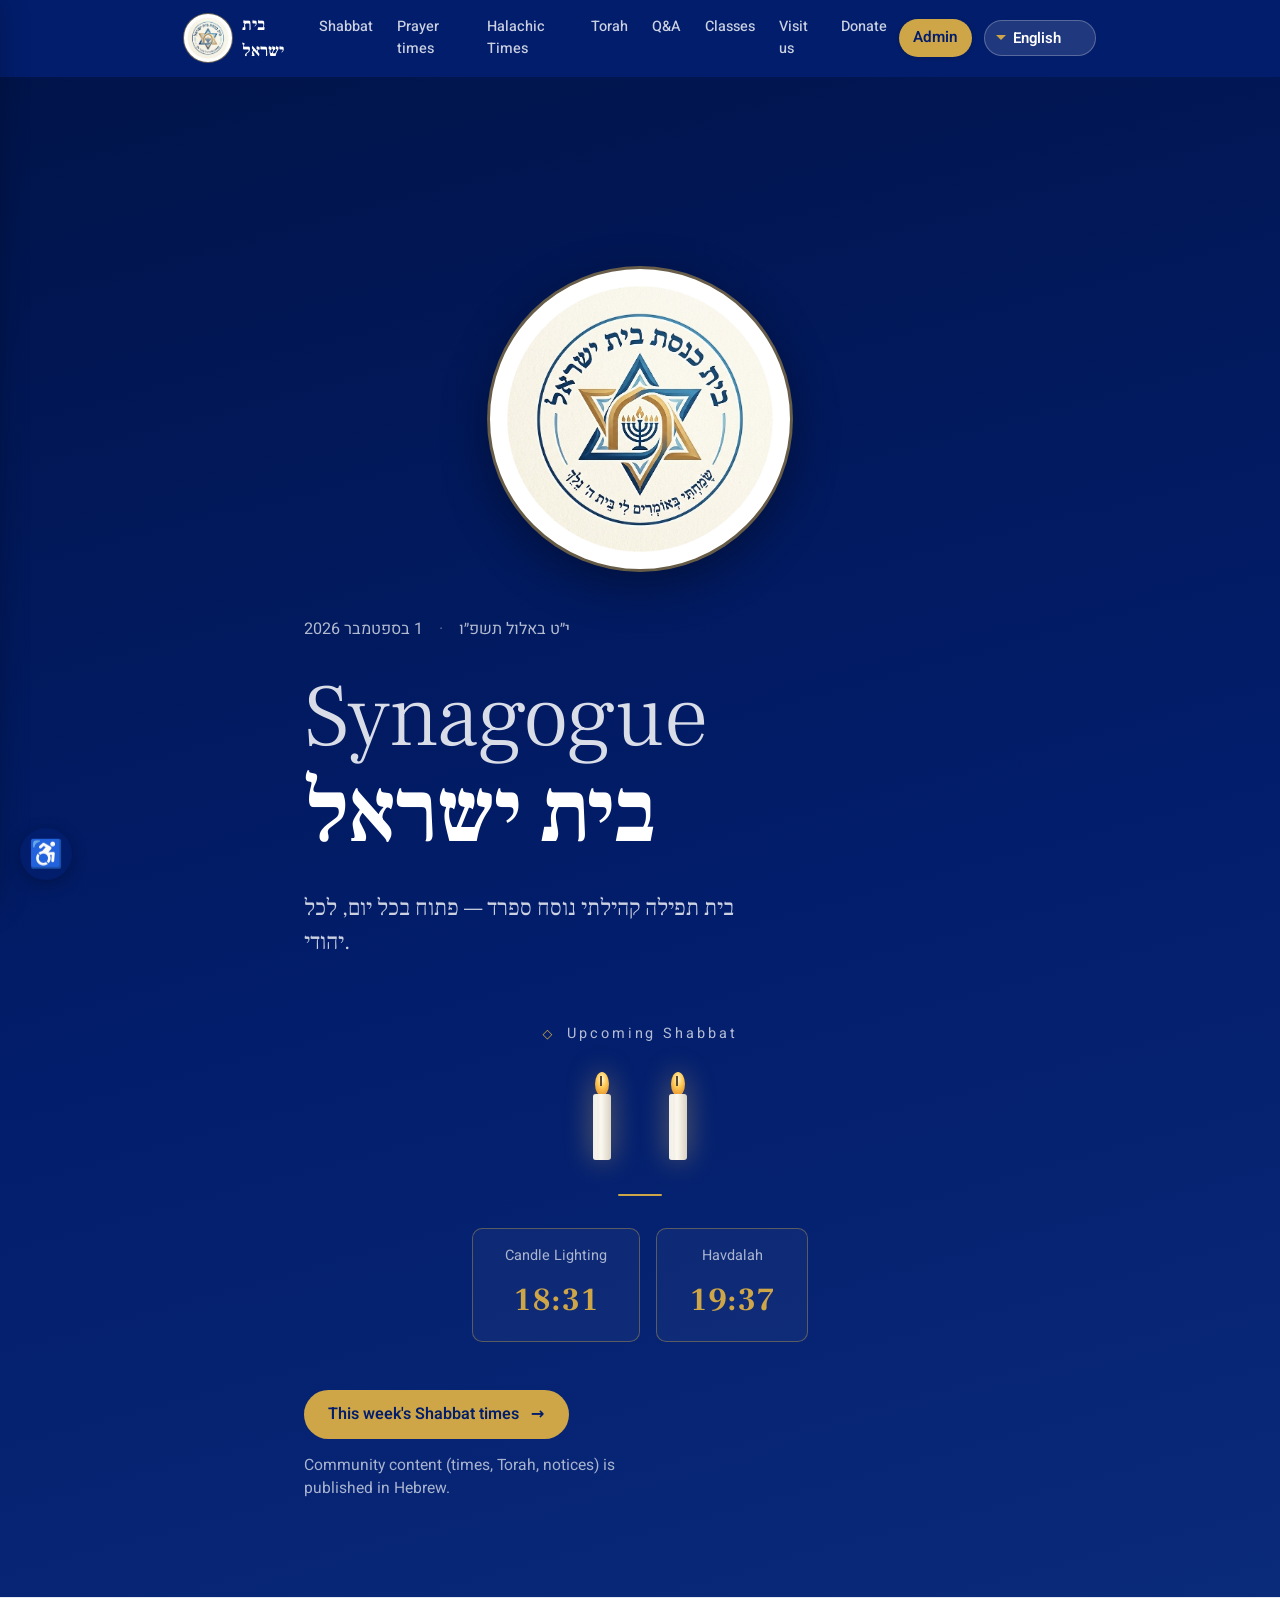
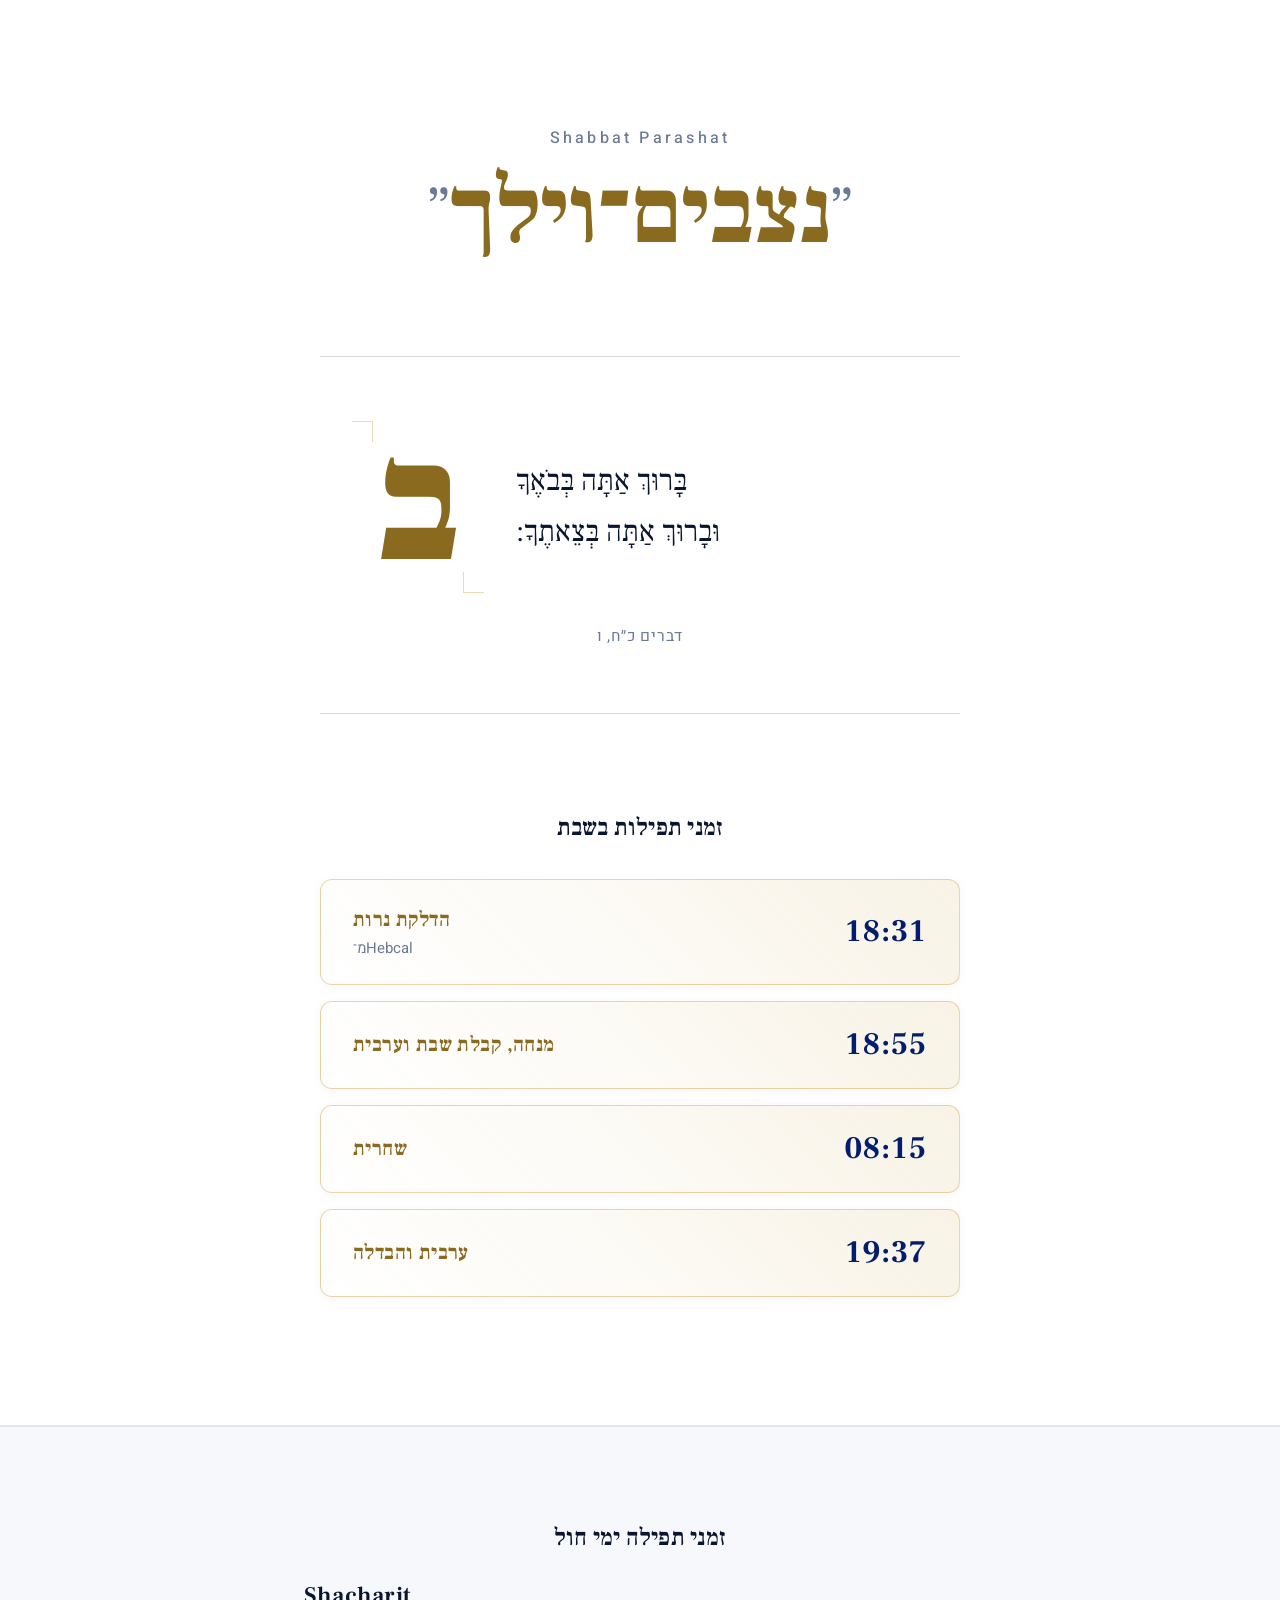
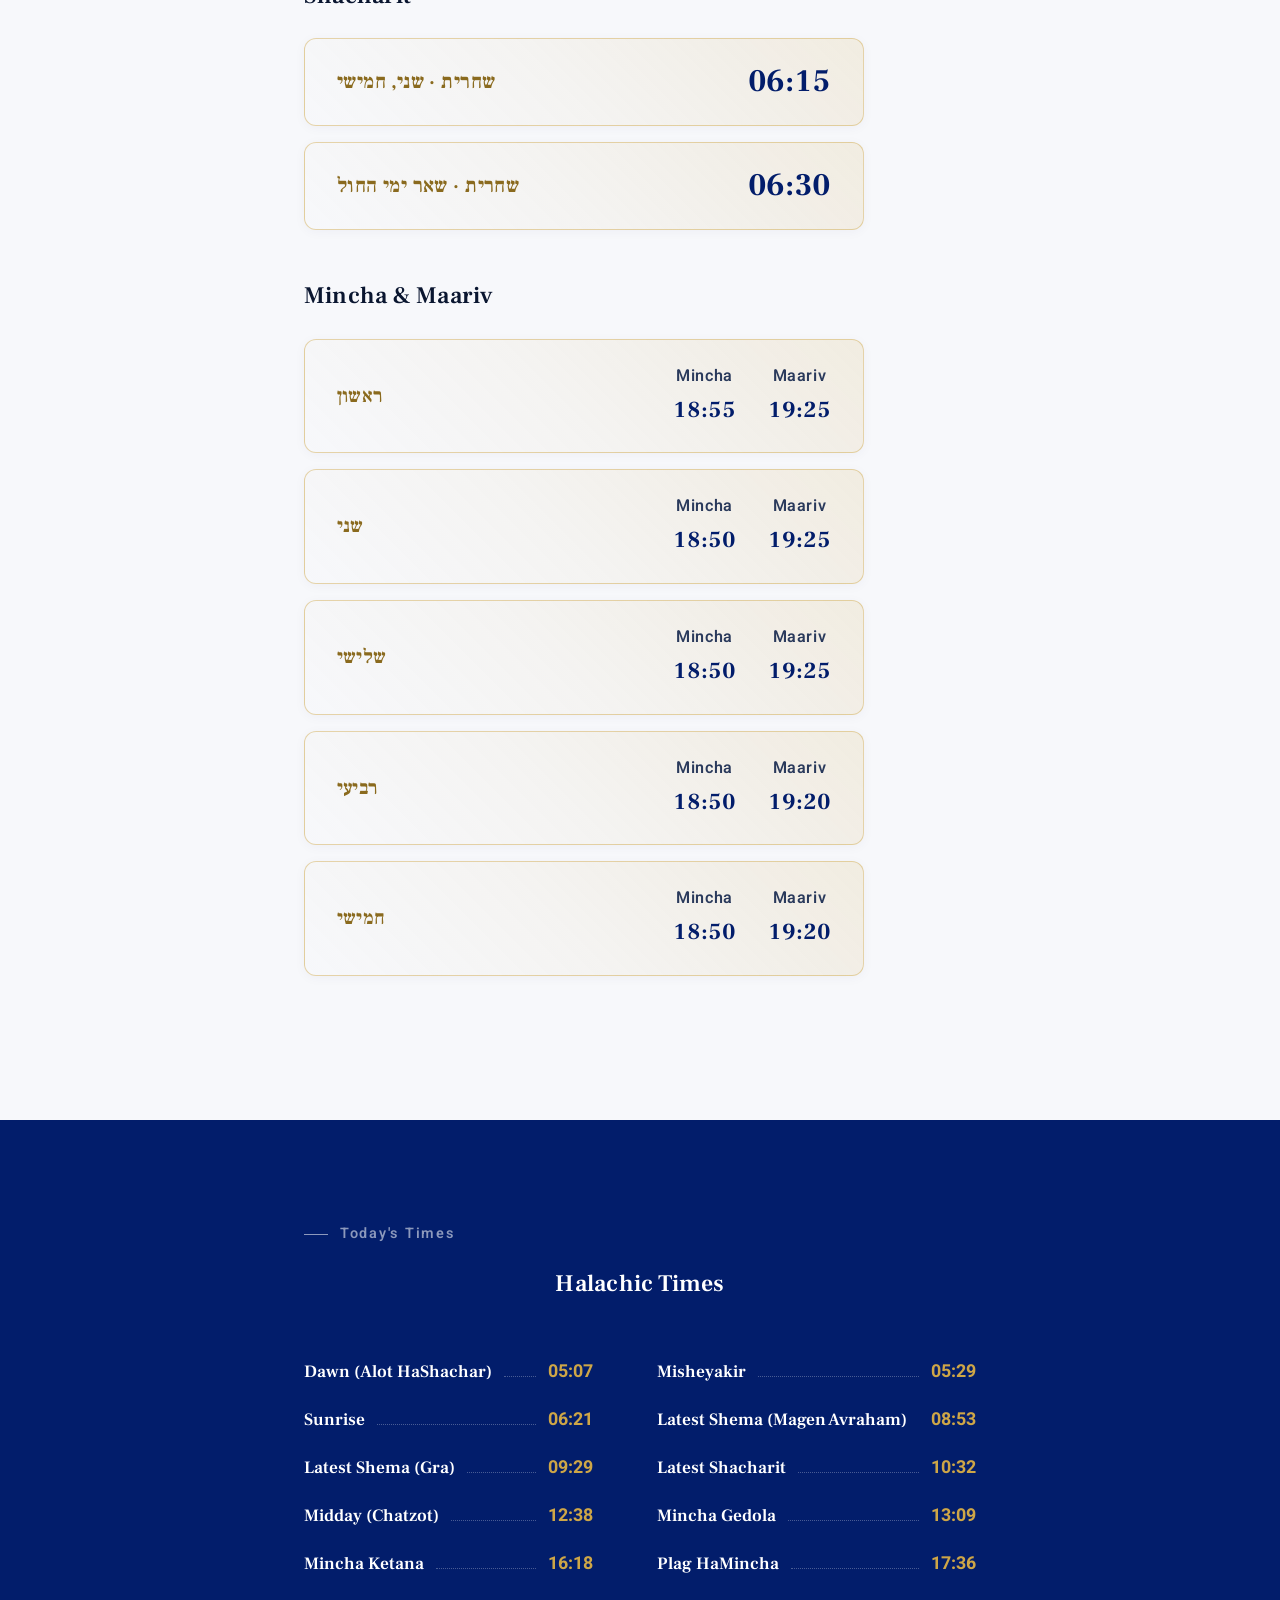
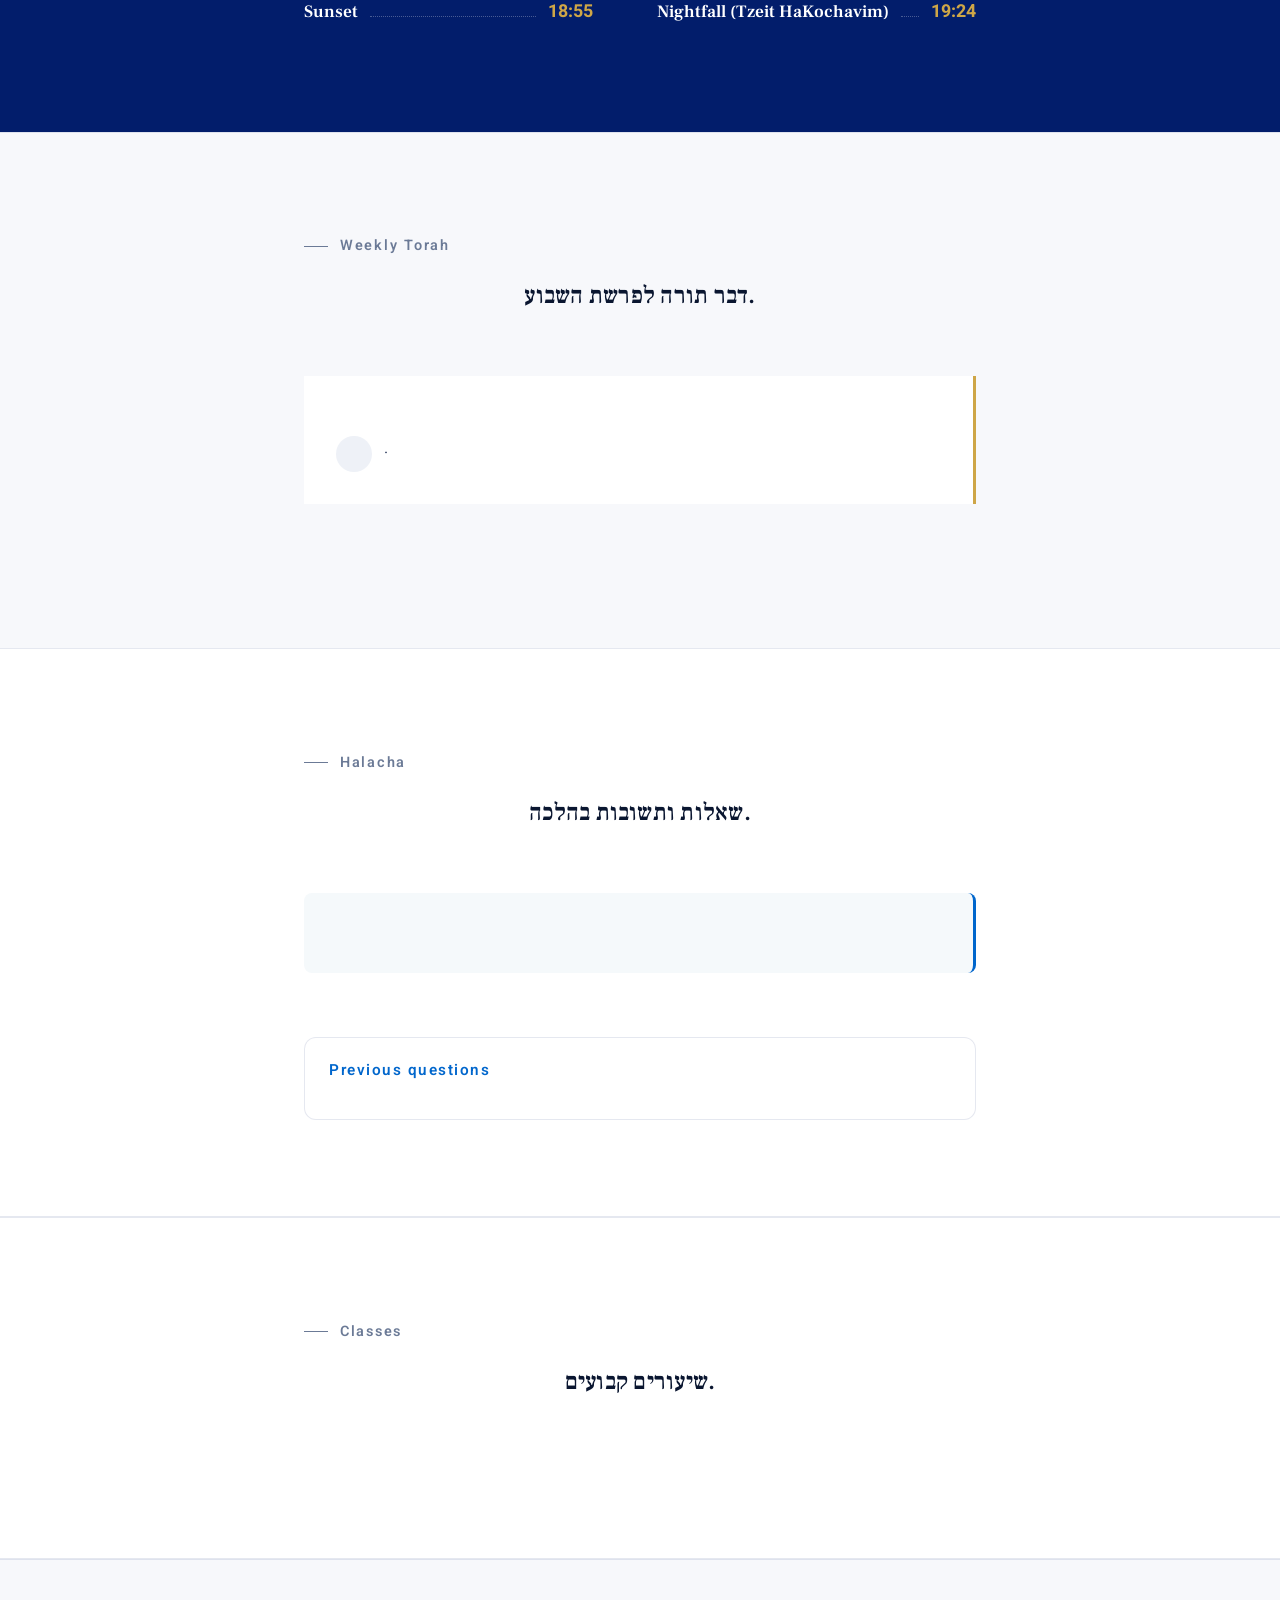
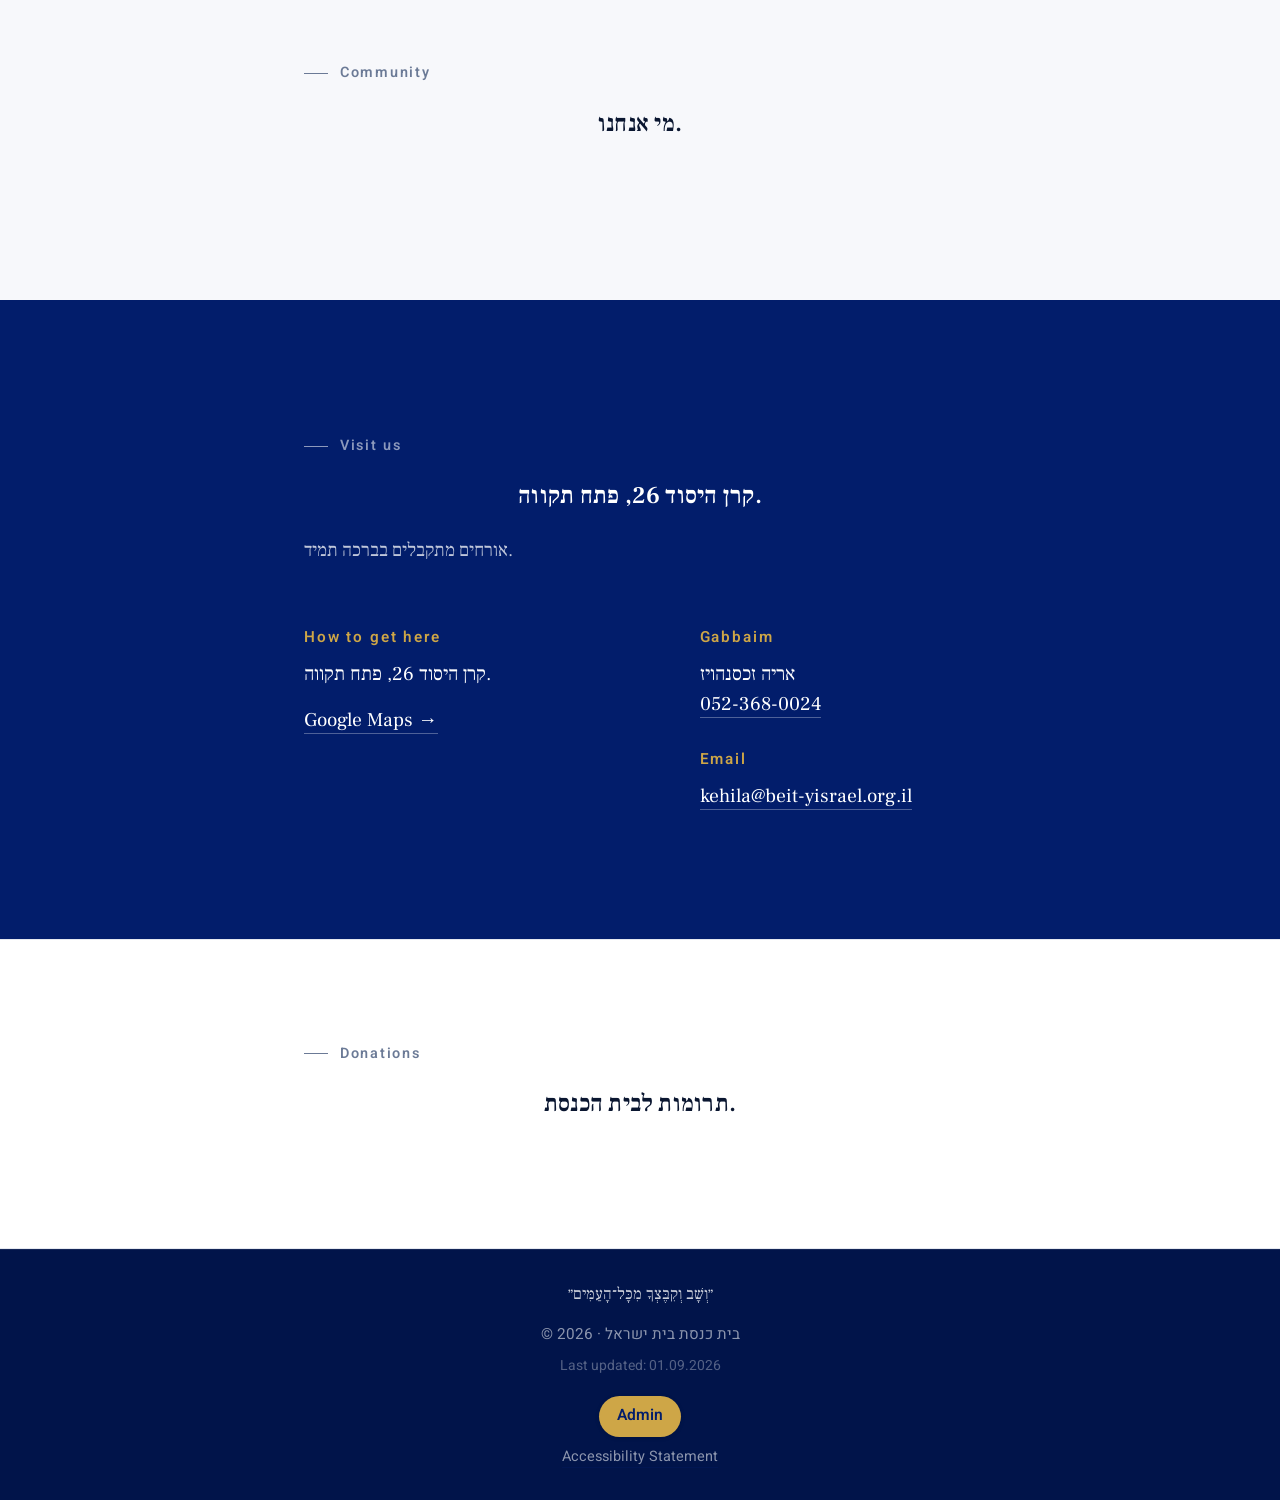
<file: index.html>
<!DOCTYPE html>
<html lang="he" dir="rtl">
<head>
  <meta charset="UTF-8">
  <meta name="viewport" content="width=device-width, initial-scale=1">
  <meta name="theme-color" content="#021D6B">
  <title>בית כנסת בית ישראל — זמני תפילות בשבת</title>
  <meta name="description" content="בית תפילה קהילתי — תפילות שחרית, מנחה ומעריב בכל יום, שיעורי תורה, ובית פתוח לכל יהודי.">
  <link rel="icon" href="logo.png" type="image/png">
  <link rel="apple-touch-icon" href="logo.png">
  <link rel="preconnect" href="https://fonts.googleapis.com">
  <link rel="preconnect" href="https://fonts.gstatic.com" crossorigin>
  <link href="https://fonts.googleapis.com/css2?family=Frank+Ruhl+Libre:wght@300;400;500;700;900&family=Heebo:wght@400;500;600;700;800&family=Suez+One&family=Noto+Sans+Ethiopic:wght@400;600;700&display=swap" rel="stylesheet">
  <link rel="stylesheet" href="styles.css">
</head>
<body>
  <a href="#top" class="skip-link" data-i18n="skip_link">דלגו לתוכן הראשי</a>
  <div class="notice" data-bind="notice"></div>
  <div class="topbar">
    <div class="wrap-wide topbar__row">
      <a href="#top" class="topbar__brand">
        <img src="logo.png" alt="" width="42" height="42" data-i18n-alt="logo_alt">
        <span data-bind="site.short_name">בית ישראל</span>
      </a>
      <div class="topbar__actions">
        <nav class="topbar__nav" aria-label="Main">
          <a href="#shabbat" data-i18n="nav_shabbat">שבת</a>
          <a href="#times" data-i18n="nav_times">זמני תפילה</a>
          <a href="#zmanim" data-i18n="nav_zmanim">זמנים הלכתיים</a>
          <a href="#torah" data-i18n="nav_torah">תורה</a>
          <a href="#qa" data-i18n="nav_qa">שאלות</a>
          <a href="#classes" data-i18n="nav_classes">שיעורים</a>
          <a href="#visit" data-i18n="nav_visit">בואו אלינו</a>
          <a href="#donate" data-i18n="nav_donate">תרומות</a>
        </nav>
        <a href="admin.html" class="admin-btn" data-i18n="admin_link">ניהול</a>
        <select id="lang-select-top" class="lang-select" aria-label="Language">
          <option value="he">עברית</option>
          <option value="en">English</option>
          <option value="ru">Русский</option>
          <option value="am">አማርኛ</option>
          <option value="fr">Français</option>
        </select>
        <button type="button" class="menu-btn" id="menu-open" aria-label="Open menu" aria-expanded="false" aria-controls="side-drawer">
          <svg viewBox="0 0 24 24" fill="none" stroke="currentColor" stroke-width="2" stroke-linecap="round" aria-hidden="true"><path d="M4 7h16M4 12h16M4 17h16"/></svg>
        </button>
      </div>
    </div>
  </div>
  <div class="drawer-overlay" id="drawer-overlay" hidden></div>
  <aside class="drawer" id="side-drawer" role="dialog" aria-modal="true" aria-label="Menu" hidden>
    <div class="drawer__head">
      <a href="#top" class="drawer__brand" id="drawer-brand">
        <img src="logo.png" alt="" width="40" height="40">
        <span data-bind="site.short_name">בית ישראל</span>
      </a>
      <button type="button" class="drawer__close" id="menu-close" aria-label="Close menu">
        <svg width="22" height="22" viewBox="0 0 24 24" fill="none" stroke="currentColor" stroke-width="2" stroke-linecap="round" aria-hidden="true"><path d="M6 6l12 12M18 6L6 18"/></svg>
      </button>
    </div>
    <nav class="drawer__nav" aria-label="Mobile">
      <a href="#shabbat" data-i18n="nav_shabbat">שבת</a>
      <a href="#times" data-i18n="nav_times">זמני תפילה</a>
      <a href="#torah" data-i18n="nav_torah">תורה</a>
      <a href="#qa" data-i18n="nav_qa">שאלות</a>
      <a href="#classes" data-i18n="nav_classes">שיעורים</a>
      <a href="#community" data-i18n="nav_community">קהילה</a>
      <a href="#visit" data-i18n="nav_visit">בואו אלינו</a>
      <a href="#donate" data-i18n="nav_donate">תרומות</a>
      <a href="admin.html" class="drawer__admin" data-i18n="admin_link">ניהול</a>
    </nav>
    <div class="drawer__lang">
      <label for="lang-select-drawer" data-i18n="lang_label">שפה</label>
      <select id="lang-select-drawer">
        <option value="he">עברית</option>
        <option value="en">English</option>
        <option value="ru">Русский</option>
        <option value="am">አማርኛ</option>
        <option value="fr">Français</option>
      </select>
    </div>
  </aside>
  <main id="top" tabindex="-1">
    <section class="hero">
      <div class="wrap">
        <img class="hero__logo" src="logo.png" alt="" width="220" height="220" data-i18n-alt="logo_alt">
        <div class="hero__date">
          <span data-bind="date.hebrew"></span>
          <span class="sep">·</span>
          <span data-bind="date.gregorian"></span>
        </div>
        <h1 class="hero__title">
          <span class="light" data-i18n="hero_prefix">בית כנסת</span>
          <span class="display" data-bind="site.name"></span>
        </h1>
        <p class="hero__tagline" data-bind="site.tagline"></p>

        <svg width="0" height="0" style="position:absolute" aria-hidden="true">
          <defs>
            <radialGradient id="flameGrad" cx="50%" cy="30%" r="70%">
              <stop offset="0%" stop-color="#fff6d5"/>
              <stop offset="45%" stop-color="#ffce5c"/>
              <stop offset="100%" stop-color="#e8952c"/>
            </radialGradient>
            <linearGradient id="candleGrad" x1="0" y1="0" x2="1" y2="0">
              <stop offset="0%" stop-color="#e9e4d8"/>
              <stop offset="45%" stop-color="#fbf8f0"/>
              <stop offset="100%" stop-color="#d8d2c2"/>
            </linearGradient>
          </defs>
        </svg>

        <div class="candles-widget">
          <div class="candles-widget__eyebrow">
            <span class="diamond" aria-hidden="true">◇</span>
            <span data-i18n="widget_upcoming_shabbat">השבת הקרובה</span>
          </div>
          <div class="candles-widget__graphic">
            <svg class="candle" viewBox="0 0 44 100" aria-hidden="true">
              <ellipse cx="22" cy="14" rx="7" ry="12" fill="url(#flameGrad)"/>
              <rect x="20" y="6" width="2" height="10" fill="#5a4632"/>
              <rect x="13" y="24" width="18" height="66" rx="3" fill="url(#candleGrad)"/>
              <rect x="13" y="24" width="4" height="66" rx="2" fill="rgba(255,255,255,0.35)"/>
            </svg>
            <svg class="candle" viewBox="0 0 44 100" aria-hidden="true">
              <ellipse cx="22" cy="14" rx="7" ry="12" fill="url(#flameGrad)"/>
              <rect x="20" y="6" width="2" height="10" fill="#5a4632"/>
              <rect x="13" y="24" width="18" height="66" rx="3" fill="url(#candleGrad)"/>
              <rect x="13" y="24" width="4" height="66" rx="2" fill="rgba(255,255,255,0.35)"/>
            </svg>
          </div>
          <div class="candles-widget__divider"></div>
          <div class="candles-widget__stats">
            <div class="candles-widget__stat">
              <div class="candles-widget__label" data-i18n="widget_candle_lighting">הדלקת נרות</div>
              <div class="candles-widget__value" data-bind="shabbat.candle_time"></div>
            </div>
            <div class="candles-widget__stat">
              <div class="candles-widget__label" data-i18n="widget_havdalah">מוצאי שבת</div>
              <div class="candles-widget__value" data-bind="shabbat.havdalah_time"></div>
            </div>
          </div>
        </div>

        <a href="#shabbat" class="hero__cta">
          <span data-i18n="hero_cta">זמני שבת הקרובה</span>
          <span class="arrow">←</span>
        </a>
        <p class="content-lang-note" data-i18n="content_note"></p>
      </div>
    </section>
    <section class="shabbat" id="shabbat">
      <div class="wrap">
        <div class="shabbat__parasha-block">
          <div class="shabbat__eyebrow" data-i18n="parasha_label">שבת פרשת</div>
          <h2 class="shabbat__parasha">
            <span class="quote">״</span><span data-bind="shabbat.parasha"></span><span class="quote">״</span>
          </h2>
        </div>
        <figure class="petiha">
          <div class="petiha__inner">
            <div class="petiha__initial" data-bind="shabbat.petiha.initial" aria-hidden="true"></div>
            <blockquote class="petiha__text" data-bind="shabbat.petiha.text"></blockquote>
          </div>
          <figcaption class="petiha__attr" data-bind="shabbat.petiha.reference"></figcaption>
        </figure>
        <div class="shabbat__times-heading" data-bind="shabbat.times_heading">זמני תפילות בשבת</div>
        <div class="shabbat__times" data-list="shabbat.times" data-template="tpl-time-row"></div>
      </div>
    </section>
    <section class="weekday" id="times">
      <div class="wrap">
        <h2 class="section__title" data-bind="weekday.title">זמני תפילה ימי חול</h2>
        <p class="section__sub" data-bind="weekday.subtitle" data-if="weekday.subtitle"></p>
        <div class="weekday__shacharit-block">
          <div class="weekday__list-heading" data-i18n="col_shacharit">שחרית</div>
          <div class="weekday__shacharit" data-list="weekday.shacharit" data-template="tpl-time-row"></div>
        </div>
        <div class="weekday__days-block">
          <div class="weekday__list-heading" data-i18n="mincha_maariv_heading">מנחה ומעריב</div>
          <div class="weekday__days" data-list="weekday.table" data-template="tpl-weekday-card"></div>
        </div>
        <p class="weekday__note" data-bind="weekday.note" data-if="weekday.note"></p>
      </div>
    </section>
    <section class="zmanim" id="zmanim">
      <div class="wrap">
        <div class="eyebrow" data-i18n="zmanim_eyebrow">זמני היום</div>
        <h2 class="section__title" data-i18n="zmanim_title">זמנים הלכתיים</h2>
        <div class="zmanim__grid">
          <div class="zmanim-row"><span class="zmanim-label" data-i18n="zmanim_alot">עלות השחר</span><span class="zmanim-dots"></span><span class="zmanim-value" data-bind="zmanim.alot"></span></div>
          <div class="zmanim-row"><span class="zmanim-label" data-i18n="zmanim_misheyakir">משיכיר</span><span class="zmanim-dots"></span><span class="zmanim-value" data-bind="zmanim.misheyakir"></span></div>
          <div class="zmanim-row"><span class="zmanim-label" data-i18n="zmanim_sunrise">הנץ החמה</span><span class="zmanim-dots"></span><span class="zmanim-value" data-bind="zmanim.sunrise"></span></div>
          <div class="zmanim-row"><span class="zmanim-label" data-i18n="zmanim_shma_mga">סוף ק"ש (מג"א)</span><span class="zmanim-dots"></span><span class="zmanim-value" data-bind="zmanim.shma_mga"></span></div>
          <div class="zmanim-row"><span class="zmanim-label" data-i18n="zmanim_shma_gra">סוף ק"ש (גר"א)</span><span class="zmanim-dots"></span><span class="zmanim-value" data-bind="zmanim.shma_gra"></span></div>
          <div class="zmanim-row"><span class="zmanim-label" data-i18n="zmanim_tefilla">סוף תפילה</span><span class="zmanim-dots"></span><span class="zmanim-value" data-bind="zmanim.tefilla"></span></div>
          <div class="zmanim-row"><span class="zmanim-label" data-i18n="zmanim_chatzot">חצות היום</span><span class="zmanim-dots"></span><span class="zmanim-value" data-bind="zmanim.chatzot"></span></div>
          <div class="zmanim-row"><span class="zmanim-label" data-i18n="zmanim_mincha_gedola">מנחה גדולה</span><span class="zmanim-dots"></span><span class="zmanim-value" data-bind="zmanim.mincha_gedola"></span></div>
          <div class="zmanim-row"><span class="zmanim-label" data-i18n="zmanim_mincha_ketana">מנחה קטנה</span><span class="zmanim-dots"></span><span class="zmanim-value" data-bind="zmanim.mincha_ketana"></span></div>
          <div class="zmanim-row"><span class="zmanim-label" data-i18n="zmanim_plag">פלג המנחה</span><span class="zmanim-dots"></span><span class="zmanim-value" data-bind="zmanim.plag"></span></div>
          <div class="zmanim-row"><span class="zmanim-label" data-i18n="zmanim_shkia">שקיעה</span><span class="zmanim-dots"></span><span class="zmanim-value" data-bind="zmanim.shkia"></span></div>
          <div class="zmanim-row"><span class="zmanim-label" data-i18n="zmanim_tzeit">צאת הכוכבים</span><span class="zmanim-dots"></span><span class="zmanim-value" data-bind="zmanim.tzeit"></span></div>
        </div>
      </div>
    </section>
    <section id="torah">
      <div class="wrap">
        <div class="eyebrow" data-i18n="torah_eyebrow">תורת השבוע</div>
        <h2 class="section__title" data-bind="torah.title">דבר תורה לפרשת השבוע.</h2>
        <p class="section__sub" data-bind="torah.subtitle"></p>
        <article class="torah__featured">
          <div class="torah__featured-date" data-bind="torah.featured.date"></div>
          <h3 class="torah__featured-title" data-bind="torah.featured.title"></h3>
          <p class="torah__featured-excerpt" data-bind="torah.featured.excerpt"></p>
          <div class="torah__author">
            <span class="torah__author-avatar" data-bind="torah.featured.author_initial"></span>
            <span><strong data-bind="torah.featured.author"></strong><span> · </span><span data-bind="torah.featured.author_role"></span></span>
          </div>
        </article>
        <div class="torah__archive" id="torah-archive">
          <h3 data-i18n="torah_archive">ארכיון דברי תורה</h3>
          <ul class="torah__list" data-list="torah.archive" data-template="tpl-torah-item"></ul>
        </div>
      </div>
    </section>
    <section class="qa" id="qa">
      <div class="wrap">
        <div class="eyebrow" data-i18n="qa_eyebrow">הלכה ופסיקה</div>
        <h2 class="section__title" data-bind="qa.title">שאלות ותשובות בהלכה.</h2>
        <p class="section__sub" data-bind="qa.subtitle"></p>
        <article class="qa__featured">
          <div class="qa__featured-date" data-bind="qa.featured.date"></div>
          <h3 class="qa__featured-question" data-bind="qa.featured.question"></h3>
          <div class="qa__featured-answer" data-bind="qa.featured.answer"></div>
          <div class="qa__source" data-bind="qa.featured.source"></div>
        </article>
        <div class="qa__archive" id="qa-archive">
          <h3 data-i18n="qa_archive">שאלות קודמות</h3>
          <ul class="qa__list" data-list="qa.archive" data-template="tpl-qa-item"></ul>
        </div>
      </div>
    </section>
    <section class="classes" id="classes">
      <div class="wrap">
        <div class="eyebrow" data-i18n="classes_eyebrow">לוח שיעורים</div>
        <h2 class="section__title" data-bind="classes_section.title">שיעורים קבועים.</h2>
        <p class="section__sub" data-bind="classes_section.subtitle"></p>
        <div class="classes__grid" data-list="classes" data-template="tpl-class-item"></div>
      </div>
    </section>
    <section id="community">
      <div class="wrap">
        <div class="eyebrow" data-i18n="community_eyebrow">קהילה</div>
        <h2 class="section__title" data-bind="community.title">מי אנחנו.</h2>
        <p class="community__intro" data-bind="community.intro"></p>
        <div class="pillars" data-list="community.pillars" data-template="tpl-pillar"></div>
      </div>
    </section>
    <section class="visit" id="visit">
      <div class="wrap">
        <div class="eyebrow" data-i18n="visit_eyebrow">בואו אלינו</div>
        <h2 class="section__title" data-bind="contact.address"></h2>
        <p class="section__sub" data-bind="contact.welcome"></p>
        <div class="visit__grid">
          <div class="visit__block">
            <h3 data-i18n="directions_label">איך מגיעים</h3>
            <p data-bind="contact.directions"></p>
            <p style="margin-top:16px"><a data-attr-href="contact.map_url" data-attr-target="_blank" href="#" data-i18n="map_link">מפה בגוגל ←</a></p>
          </div>
          <div class="visit__contact">
            <div class="visit__block">
              <h3 data-i18n="gabbaim_label">גבאים</h3>
              <div data-list="contact.gabbaim" data-template="tpl-gabbai"></div>
            </div>
            <div class="visit__block" data-if="contact.email">
              <h3 data-i18n="email_label">דוא״ל</h3>
              <p><a data-attr-href-mailto="contact.email" data-bind="contact.email" href="#"></a></p>
            </div>
          </div>
        </div>
      </div>
    </section>
    <section class="donate" id="donate" data-if="donations.enabled">
      <div class="wrap">
        <div class="eyebrow" data-i18n="donate_eyebrow">תרומות</div>
        <h2 class="section__title" data-bind="donations.title">תרומות לבית הכנסת.</h2>
        <p class="section__sub" data-bind="donations.subtitle" data-if="donations.subtitle"></p>
        <div class="donate__grid">
          <div class="donate__card" data-if="donations.bank_name">
            <h3 data-i18n="bank_transfer">העברה בנקאית</h3>
            <div class="donate__row" data-if="donations.bank_name"><span class="donate__label" data-i18n="bank">בנק</span><span class="donate__value" data-bind="donations.bank_name"></span></div>
            <div class="donate__row" data-if="donations.branch"><span class="donate__label" data-i18n="branch">סניף</span><span class="donate__value" data-bind="donations.branch"></span></div>
            <div class="donate__row" data-if="donations.account"><span class="donate__label" data-i18n="account">מספר חשבון</span><span class="donate__value" data-bind="donations.account"></span></div>
            <div class="donate__row" data-if="donations.account_name"><span class="donate__label" data-i18n="account_name">שם החשבון</span><span class="donate__value" data-bind="donations.account_name"></span></div>
            <div class="donate__row" data-if="donations.iban"><span class="donate__label">IBAN</span><span class="donate__value" data-bind="donations.iban"></span></div>
          </div>
          <div class="donate__card" data-if="donations.bit_phone">
            <h3 data-i18n="bit_paybox">ביט / פייבוקס</h3>
            <div class="donate__row" data-if="donations.bit_phone"><span class="donate__label" data-i18n="bit_phone">טלפון לביט</span><span class="donate__value" data-bind="donations.bit_phone" dir="ltr"></span></div>
            <div class="donate__row" data-if="donations.paybox"><span class="donate__label" data-i18n="paybox">פייבוקס</span><span class="donate__value" data-bind="donations.paybox" dir="ltr"></span></div>
          </div>
        </div>
        <p class="donate__note" data-bind="donations.note" data-if="donations.note"></p>
      </div>
    </section>
  </main>
  <footer class="footer">
    <div class="wrap">
      <p class="footer__blessing" data-bind="footer.blessing"></p>
      <p><span data-bind="footer.copyright"></span></p>
      <p class="footer__updated"><span data-i18n="last_updated">עדכון אחרון</span>: <span data-bind="_updated_display"></span></p>
      <p class="footer__admin-wrap">
        <a href="admin.html" class="admin-btn admin-btn--footer" data-i18n="admin_link">ניהול</a>
      </p>
      <p style="margin-top:8px;"><a href="accessibility.html" data-i18n="accessibility_link" style="color:rgba(255,255,255,0.55);font-size:0.85rem;">הצהרת נגישות</a></p>
    </div>
  </footer>
  <template id="tpl-time-row"><div class="time-row" data-class="is_haftara:time-row--haftara"><div class="time-row__label"><span data-bind="label"></span><span class="note" data-bind="note"></span></div><div class="time-row__value" data-bind="value"></div></div></template>
  <template id="tpl-weekday-card"><div class="weekday__card"><div class="weekday__card-day" data-bind="day"></div><div class="weekday__card-times"><div class="weekday__card-time"><span class="cap" data-i18n="col_mincha">מנחה</span><span class="val" data-bind="mincha"></span></div><div class="weekday__card-time"><span class="cap" data-i18n="col_maariv">מעריב</span><span class="val" data-bind="maariv"></span></div></div></div></template>
  <template id="tpl-torah-item"><li><a data-attr-href="url" href="#"><span data-bind="title"></span><span class="parasha" data-bind="parasha"></span></a></li></template>
  <template id="tpl-class-item"><div class="class-item"><div><div class="class-item__title" data-bind="title"></div><div class="class-item__meta"><span data-bind="teacher"></span><span class="dot">·</span><span data-bind="where"></span></div></div><div class="class-item__when" data-bind="when"></div></div></template>
  <template id="tpl-pillar"><div class="pillar"><span class="pillar__marker" data-bind="marker"></span><h3 class="pillar__name" data-bind="name"></h3><p class="pillar__desc" data-bind="desc"></p></div></template>
  <template id="tpl-gabbai"><p class="gabbai"><span data-bind="name"></span><br><a data-attr-href-tel="phone" data-bind="phone_display" href="#" dir="ltr" style="unicode-bidi: embed;"></a></p></template>
  <template id="tpl-qa-item"><li><strong data-bind="question"></strong><div style="font-size:0.85rem;color:var(--ink-3);margin-top:4px" data-bind="date"></div></li></template>
  <script id="fallback-data" type="application/json">{"_updated_display":"01.09.2026","notice":"","site":{"name":"בית ישראל","short_name":"בית ישראל","tagline":"בית תפילה קהילתי נוסח ספרד — פתוח בכל יום, לכל יהודי.","skin":"navy-gold"},"date":{"hebrew":"י״ט באלול תשפ״ו","gregorian":"1 בספטמבר 2026"},"shabbat":{"parasha":"נצבים־וילך","times_heading":"זמני תפילות בשבת","candle_time":"18:31","havdalah_time":"19:37","petiha":{"initial":"ב","text":"בָּרוּךְ אַתָּה בְּבֹאֶךָ\nוּבָרוּךְ אַתָּה בְּצֵאתֶךָ׃","reference":"דברים כ״ח, ו"},"times":[{"label":"הדלקת נרות","value":"18:31","note":"מ־Hebcal"},{"label":"מנחה, קבלת שבת וערבית","value":"18:55"},{"label":"שחרית","value":"08:15"},{"label":"ערבית והבדלה","value":"19:37"}]},"weekday":{"title":"זמני תפילה ימי חול","subtitle":"","table":[{"day":"ראשון","mincha":"18:55","maariv":"19:25"},{"day":"שני","mincha":"18:50","maariv":"19:25"},{"day":"שלישי","mincha":"18:50","maariv":"19:25"},{"day":"רביעי","mincha":"18:50","maariv":"19:20"},{"day":"חמישי","mincha":"18:50","maariv":"19:20"}],"shacharit":[{"label":"שחרית · שני, חמישי","value":"06:15"},{"label":"שחרית · שאר ימי החול","value":"06:30"}],"note":""},"zmanim":{"alot":"05:07","misheyakir":"05:29","sunrise":"06:21","shma_mga":"08:53","shma_gra":"09:29","tefilla":"10:32","chatzot":"12:38","mincha_gedola":"13:09","mincha_ketana":"16:18","plag":"17:36","shkia":"18:55","tzeit":"19:24"},"torah":{"title":"דבר תורה לפרשת השבוע.","subtitle":"","featured":{"date":"","title":"","excerpt":"","author":"","author_role":"","author_initial":""},"archive":[]},"qa":{"title":"שאלות ותשובות בהלכה.","subtitle":"","featured":{"date":"","question":"","answer":"","source":""},"archive":[]},"classes_section":{"title":"שיעורים קבועים.","subtitle":""},"classes":[],"community":{"title":"מי אנחנו.","intro":"","pillars":[]},"contact":{"address":"קרן היסוד 26, פתח תקווה.","welcome":"אורחים מתקבלים בברכה תמיד.","directions":"קרן היסוד 26, פתח תקווה.","map_url":"https://www.google.com/maps/search/?api=1&query=קרן+היסוד+26+פתח+תקווה","gabbaim":[{"name":"אריה זכסנהויז","phone":"0523680024","phone_display":"052-368-0024"}],"email":"kehila@beit-yisrael.org.il"},"footer":{"blessing":"״וְשָׁב וְקִבֶּצְךָ מִכָּל־הָעַמִּים״","copyright":"© 2026 · בית כנסת בית ישראל"},"donations":{"enabled":true,"title":"תרומות לבית הכנסת.","subtitle":"","bank_name":"","branch":"","account":"","account_name":"","iban":"","bit_phone":"","paybox":"","note":""}}</script>
  <script src="app.js"></script>
  <script src="a11y-widget.js"></script>
  <script src="reveal.js"></script>
</body>
</html>
</file>
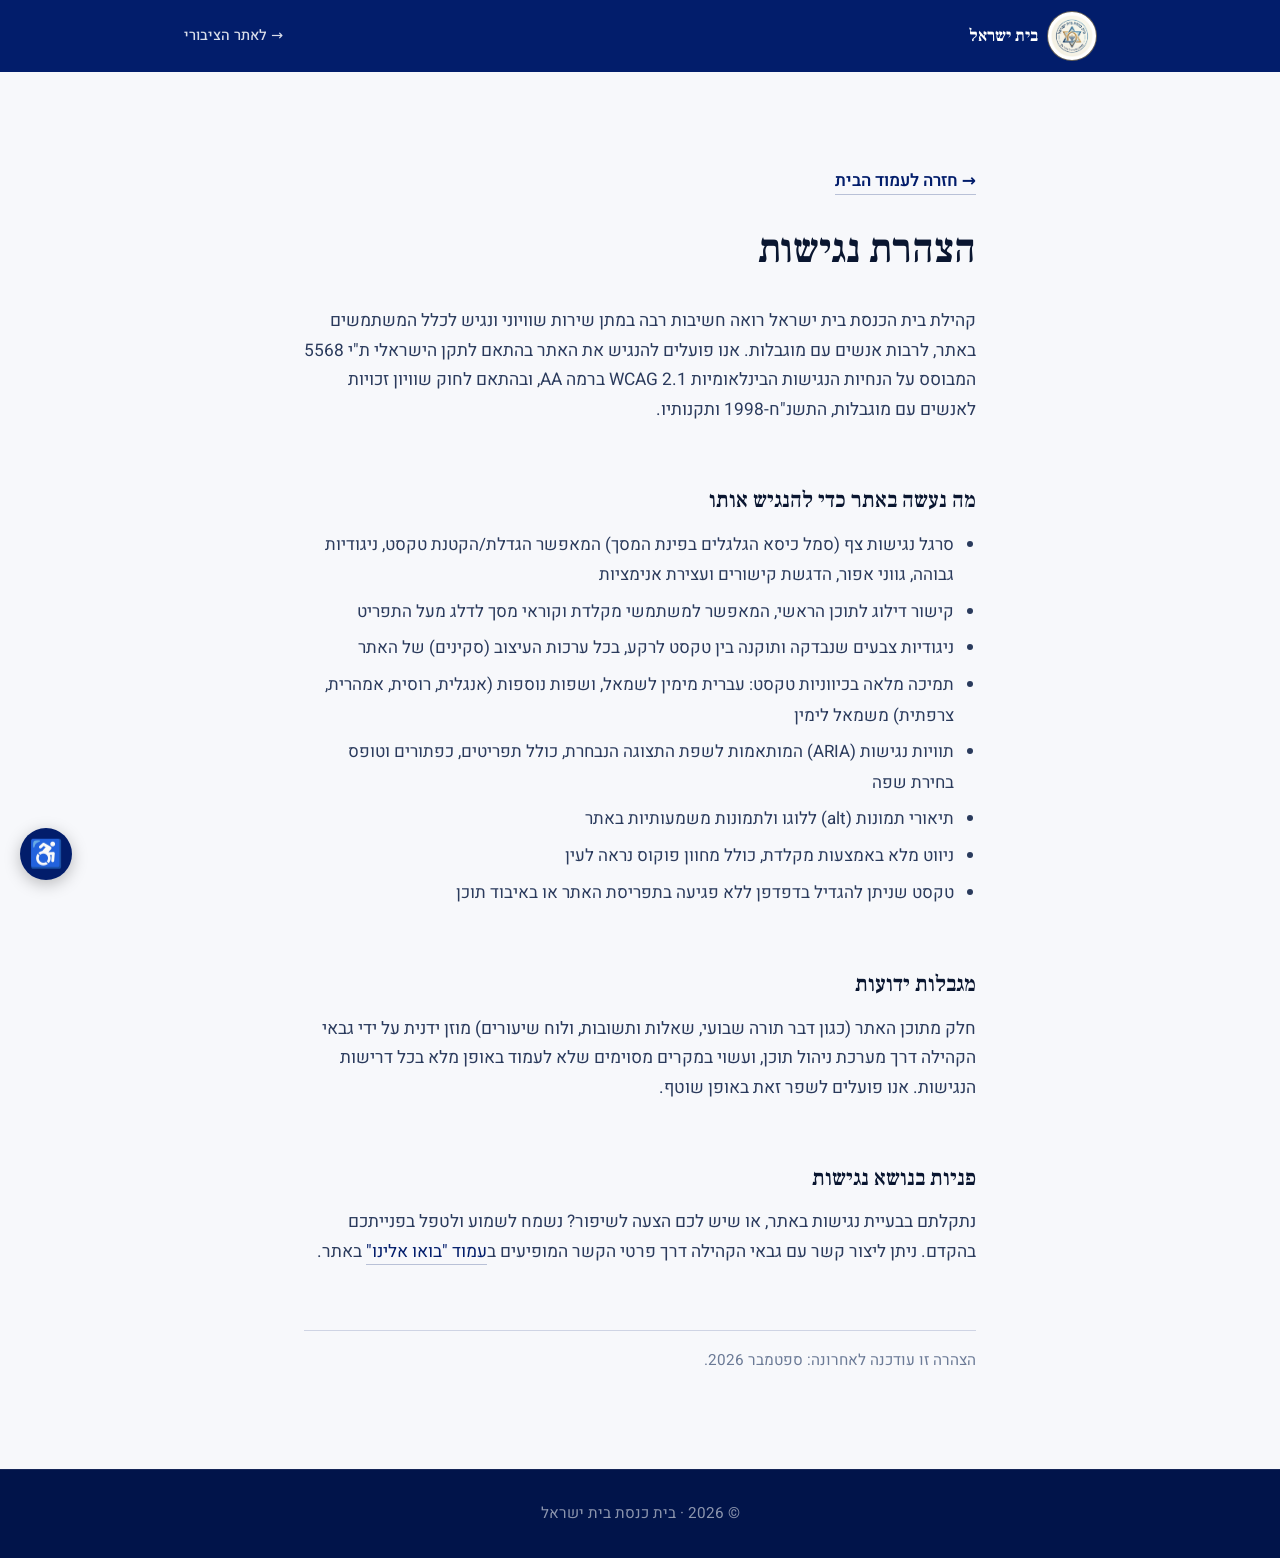
<file: accessibility.html>
<!DOCTYPE html>
<html lang="he" dir="rtl">
<head>
  <meta charset="UTF-8">
  <meta name="viewport" content="width=device-width, initial-scale=1">
  <meta name="theme-color" content="#021D6B">
  <title>הצהרת נגישות · בית כנסת בית ישראל</title>
  <link rel="icon" href="logo.png" type="image/png">
  <link rel="preconnect" href="https://fonts.googleapis.com">
  <link rel="preconnect" href="https://fonts.gstatic.com" crossorigin>
  <link href="https://fonts.googleapis.com/css2?family=Frank+Ruhl+Libre:wght@300;400;500;700;900&family=Heebo:wght@400;500;600;700;800&family=Suez+One&display=swap" rel="stylesheet">
  <link rel="stylesheet" href="styles.css">
  <style>
    .a11y-page { max-width: var(--content-w); margin-inline: auto; padding: var(--s-9) var(--s-5); }
    .a11y-page h1 { font-family: var(--font-serif); font-weight: 600; font-size: clamp(1.8rem, 4vw, 2.4rem); margin-bottom: var(--s-6); }
    .a11y-page h2 { font-family: var(--font-serif); font-weight: 600; font-size: 1.3rem; margin-top: var(--s-8); margin-bottom: var(--s-4); }
    .a11y-page p { font-family: var(--font-sans); font-size: 1.02rem; line-height: 1.7; color: var(--ink-2); }
    .a11y-page p + p { margin-top: var(--s-4); }
    .a11y-page ul { margin-top: var(--s-3); padding-inline-start: 22px; font-family: var(--font-sans); color: var(--ink-2); line-height: 1.8; }
    .a11y-page li { margin-bottom: 6px; }
    .a11y-page .updated { font-family: var(--font-sans); font-size: 0.9rem; color: var(--ink-3); margin-top: var(--s-8); padding-top: var(--s-4); border-top: 1px solid var(--divider); }
    .back-link { display: inline-block; margin-bottom: var(--s-6); font-family: var(--font-sans); font-weight: 600; }
  </style>
</head>
<body>
  <a href="#main" class="skip-link">דלגו לתוכן הראשי</a>
  <div class="topbar">
    <div class="wrap-wide topbar__row">
      <a href="index.html" class="topbar__brand">
        <img src="logo.png" alt="" width="42" height="42">
        <span>בית ישראל</span>
      </a>
      <a href="index.html" style="color:rgba(255,255,255,0.85);font-family:var(--font-sans);font-weight:500;border:none;">→ לאתר הציבורי</a>
    </div>
  </div>
  <main id="main" tabindex="-1" class="a11y-page">
    <a href="index.html" class="back-link">→ חזרה לעמוד הבית</a>
    <h1>הצהרת נגישות</h1>
    <p>
      קהילת בית הכנסת בית ישראל רואה חשיבות רבה במתן שירות שוויוני ונגיש לכלל המשתמשים באתר, לרבות אנשים עם מוגבלות.
      אנו פועלים להנגיש את האתר בהתאם לתקן הישראלי ת"י 5568 המבוסס על הנחיות הנגישות הבינלאומיות WCAG 2.1 ברמה AA,
      ובהתאם לחוק שוויון זכויות לאנשים עם מוגבלות, התשנ"ח-1998 ותקנותיו.
    </p>

    <h2>מה נעשה באתר כדי להנגיש אותו</h2>
    <ul>
      <li>סרגל נגישות צף (סמל כיסא הגלגלים בפינת המסך) המאפשר הגדלת/הקטנת טקסט, ניגודיות גבוהה, גווני אפור, הדגשת קישורים ועצירת אנימציות</li>
      <li>קישור דילוג לתוכן הראשי, המאפשר למשתמשי מקלדת וקוראי מסך לדלג מעל התפריט</li>
      <li>ניגודיות צבעים שנבדקה ותוקנה בין טקסט לרקע, בכל ערכות העיצוב (סקינים) של האתר</li>
      <li>תמיכה מלאה בכיווניות טקסט: עברית מימין לשמאל, ושפות נוספות (אנגלית, רוסית, אמהרית, צרפתית) משמאל לימין</li>
      <li>תוויות נגישות (ARIA) המותאמות לשפת התצוגה הנבחרת, כולל תפריטים, כפתורים וטופס בחירת שפה</li>
      <li>תיאורי תמונות (alt) ללוגו ולתמונות משמעותיות באתר</li>
      <li>ניווט מלא באמצעות מקלדת, כולל מחוון פוקוס נראה לעין</li>
      <li>טקסט שניתן להגדיל בדפדפן ללא פגיעה בתפריסת האתר או באיבוד תוכן</li>
    </ul>

    <h2>מגבלות ידועות</h2>
    <p>
      חלק מתוכן האתר (כגון דבר תורה שבועי, שאלות ותשובות, ולוח שיעורים) מוזן ידנית על ידי גבאי הקהילה דרך מערכת ניהול תוכן,
      ועשוי במקרים מסוימים שלא לעמוד באופן מלא בכל דרישות הנגישות. אנו פועלים לשפר זאת באופן שוטף.
    </p>

    <h2>פניות בנושא נגישות</h2>
    <p>
      נתקלתם בבעיית נגישות באתר, או שיש לכם הצעה לשיפור? נשמח לשמוע ולטפל בפנייתכם בהקדם.
      ניתן ליצור קשר עם גבאי הקהילה דרך פרטי הקשר המופיעים ב<a href="index.html#visit">עמוד "בואו אלינו"</a> באתר.
    </p>

    <p class="updated">הצהרה זו עודכנה לאחרונה: ספטמבר 2026.</p>
  </main>
  <footer class="footer">
    <div class="wrap">
      <p><span>© 2026 · בית כנסת בית ישראל</span></p>
    </div>
  </footer>
  <script>
    (async function applySkin() {
      try {
        const res = await fetch('https://api.jsonbin.io/v3/b/6a967794f5f4af5e295b1fc6/latest', { cache: 'no-store' });
        if (res.ok) {
          const body = await res.json();
          const data = body.record || body;
          document.body.dataset.skin = (data.site && data.site.skin) || 'navy-gold';
        }
      } catch (e) {
        document.body.dataset.skin = 'navy-gold';
      }
    })();
  </script>
  <script src="a11y-widget.js"></script>
</body>
</html>
</file>
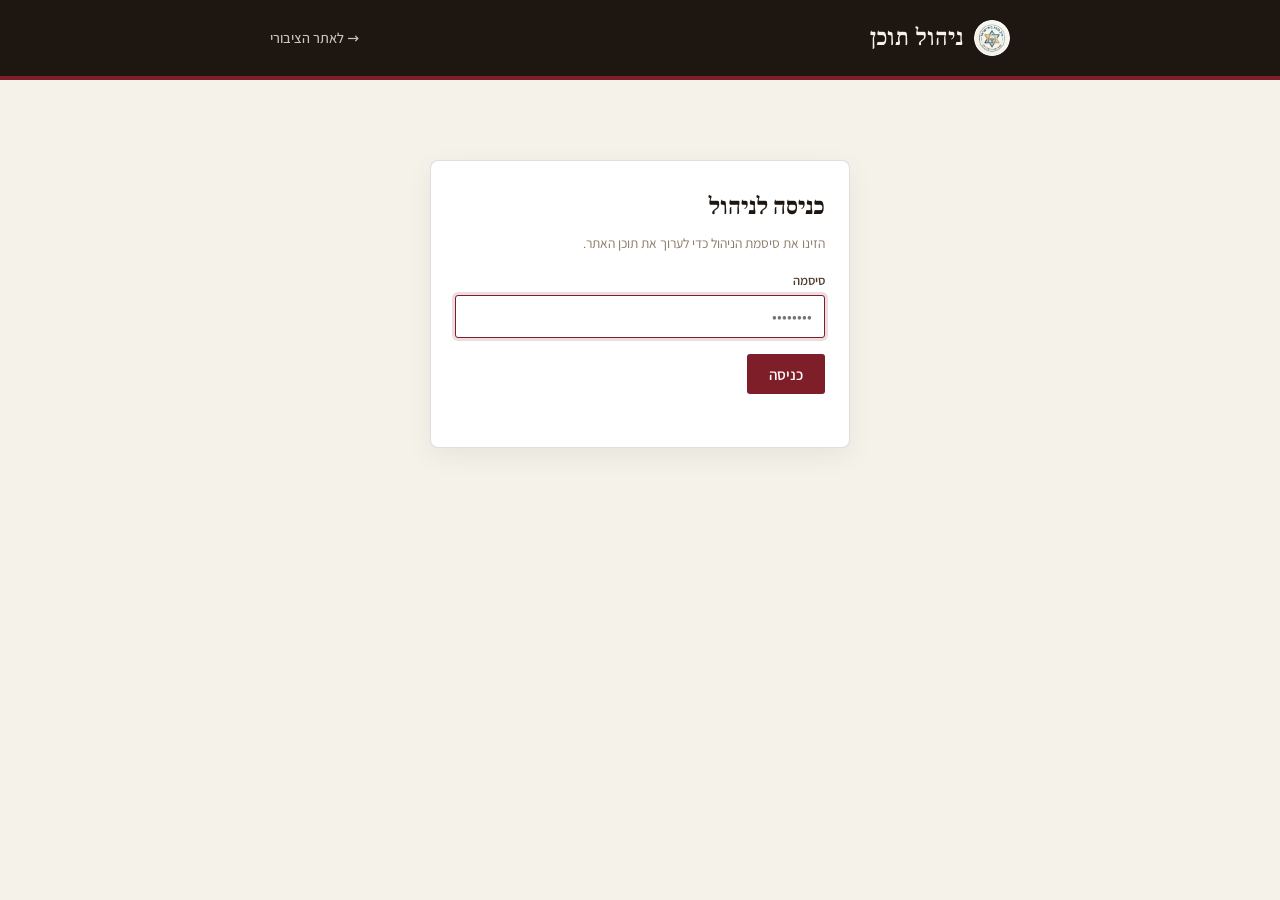
<file: admin.html>
<!DOCTYPE html>
<html lang="he" dir="rtl">
<head>
  <meta charset="UTF-8">
  <meta name="viewport" content="width=device-width, initial-scale=1">
  <title>ניהול תוכן · בית ישראל</title>
  <link rel="icon" href="logo.png" type="image/png">
  <link rel="preconnect" href="https://fonts.googleapis.com">
  <link rel="preconnect" href="https://fonts.gstatic.com" crossorigin>
  <link href="https://fonts.googleapis.com/css2?family=Frank+Ruhl+Libre:wght@400;500;700&family=Assistant:wght@400;500;600;700&display=swap" rel="stylesheet">
  <style>
    :root {
      --bg: #f5f2ea; --panel: #ffffff; --panel-2: #faf7ef;
      --ink: #1e1611; --ink-2: #4d3b2c; --ink-3: #8a7a68;
      --accent: #7d1e28; --accent-2: #9c3639; --success: #2d6a4f; --danger: #c53030;
      --border: rgba(30, 22, 17, 0.14); --border-strong: rgba(30, 22, 17, 0.28);
      --font-serif: 'Frank Ruhl Libre', serif; --font-sans: 'Assistant', system-ui, sans-serif;
    }
    * { box-sizing: border-box; margin: 0; padding: 0; }
    html { font-size: 16px; }
    body {
      background: var(--bg); color: var(--ink); font-family: var(--font-sans);
      line-height: 1.5; direction: rtl; text-align: right; padding-bottom: 120px;
    }
    .wrap { max-width: 780px; margin-inline: auto; padding: 24px 20px; }
    header.top {
      background: var(--ink); color: var(--bg); padding: 20px 0; border-bottom: 4px solid var(--accent);
    }
    header.top .wrap {
      display: flex; justify-content: space-between; align-items: center; padding-block: 0;
    }
    header.top h1 {
      font-family: var(--font-serif); font-weight: 500; font-size: 1.5rem;
      display: flex; align-items: center; gap: 0.7rem;
    }
    header.top h1 img { width: 36px; height: 36px; border-radius: 50%; object-fit: cover; }
    header.top a { color: var(--bg); opacity: 0.8; text-decoration: none; font-size: 0.9rem; font-weight: 500; }
    header.top a:hover { opacity: 1; }
    .setup {
      background: #fff8e1; border: 2px solid #d4a856; padding: 20px; border-radius: 4px; margin-bottom: 24px;
    }
    .setup h2 { font-family: var(--font-serif); font-size: 1.25rem; color: var(--accent); margin-bottom: 12px; }
    .setup ol { padding-inline-start: 20px; margin: 12px 0; font-size: 0.95rem; }
    .setup li { margin-bottom: 6px; color: var(--ink-2); }
    .setup a { color: var(--accent); font-weight: 600; }
    .setup .form-row { margin-top: 16px; }
    .setup .form-row label {
      display: block; font-weight: 600; font-size: 0.85rem; margin-bottom: 4px; color: var(--ink-2);
    }
    .setup .form-row input {
      width: 100%; padding: 10px 12px; border: 1.5px solid var(--border-strong); border-radius: 3px;
      font-family: Menlo, Consolas, monospace; font-size: 0.9rem; direction: ltr; text-align: left;
    }
    .setup .actions { margin-top: 16px; display: flex; gap: 10px; align-items: center; }
    details.panel {
      background: var(--panel); border: 1px solid var(--border); border-radius: 4px;
      margin-bottom: 12px; overflow: hidden;
    }
    details.panel[open] { border-color: var(--border-strong); }
    details.panel summary {
      padding: 16px 20px; font-family: var(--font-serif); font-weight: 500; font-size: 1.15rem;
      cursor: pointer; list-style: none; display: flex; justify-content: space-between; align-items: center;
      user-select: none;
    }
    details.panel summary::-webkit-details-marker { display: none; }
    details.panel summary::after { content: '＋'; font-family: var(--font-sans); font-size: 1.3rem; color: var(--ink-3); font-weight: 300; }
    details.panel[open] summary::after { content: '−'; }
    details.panel > .content { padding: 0 20px 20px; }
    .field { margin-bottom: 14px; }
    .field label { display: block; font-weight: 600; font-size: 0.8rem; color: var(--ink-2); margin-bottom: 4px; }
    .field .hint { font-size: 0.78rem; color: var(--ink-3); font-weight: 400; margin-inline-start: 6px; }
    .field input[type=text], .field textarea, .field input[type=email], .field input[type=tel], .field select {
      width: 100%; padding: 8px 12px; border: 1.5px solid var(--border); border-radius: 3px;
      font-family: var(--font-sans); font-size: 0.95rem; color: var(--ink); background: #fff;
      direction: rtl; text-align: right;
    }
    .field select { cursor: pointer; }
    .field textarea { resize: vertical; min-height: 60px; font-family: var(--font-serif); line-height: 1.5; }
    .field input:focus, .field textarea:focus, .field select:focus {
      outline: none; border-color: var(--accent); box-shadow: 0 0 0 3px rgba(125, 30, 40, 0.15);
    }
    .field input[data-monospace] { font-family: Menlo, monospace; direction: ltr; text-align: left; }
    .fields-row { display: grid; grid-template-columns: 1fr 1fr; gap: 12px; }
    @media (max-width: 500px) { .fields-row { grid-template-columns: 1fr; } }
    .list-items { display: grid; gap: 10px; }
    .list-item {
      background: var(--panel-2); border: 1px solid var(--border); border-radius: 3px;
      padding: 12px 14px; position: relative;
    }
    .list-item__header {
      display: flex; justify-content: space-between; align-items: center; margin-bottom: 10px;
      padding-bottom: 8px; border-bottom: 1px solid var(--border);
    }
    .list-item__num { font-family: var(--font-serif); font-weight: 700; color: var(--accent); font-size: 1.05rem; }
    .list-item__controls { display: flex; gap: 6px; }
    .icon-btn {
      background: transparent; border: 1px solid var(--border); color: var(--ink-2); cursor: pointer;
      padding: 4px 10px; font-size: 0.85rem; border-radius: 3px; font-family: var(--font-sans);
    }
    .icon-btn:hover { background: var(--bg); border-color: var(--border-strong); }
    .icon-btn.icon-btn--danger:hover { background: #fee; color: var(--danger); border-color: var(--danger); }
    .add-btn {
      background: transparent; border: 1.5px dashed var(--border-strong); color: var(--ink-2);
      padding: 10px; width: 100%; cursor: pointer; font-family: var(--font-sans); font-weight: 600;
      font-size: 0.9rem; margin-top: 10px; border-radius: 3px;
    }
    .add-btn:hover { border-color: var(--accent); color: var(--accent); }
    .weekday-table { width: 100%; border-collapse: collapse; margin-top: 8px; }
    .weekday-table th, .weekday-table td { border: 1px solid var(--border); padding: 6px; text-align: right; }
    .weekday-table th {
      background: var(--panel-2); font-family: var(--font-sans); font-weight: 600;
      font-size: 0.8rem; color: var(--ink-2);
    }
    .weekday-table td { background: #fff; }
    .weekday-table .day-name { font-family: var(--font-serif); font-weight: 500; padding: 8px 10px; width: 100px; }
    .weekday-table input {
      width: 100%; border: none; padding: 6px; font-family: Menlo, monospace; font-size: 0.95rem;
      text-align: center; background: transparent; direction: ltr;
    }
    .weekday-table input:focus { outline: 2px solid var(--accent); }
    .save-bar {
      position: fixed; bottom: 0; left: 0; right: 0; background: var(--ink); color: var(--bg);
      padding: 14px 20px; display: flex; justify-content: space-between; align-items: center;
      gap: 14px; box-shadow: 0 -4px 12px rgba(0,0,0,0.12); z-index: 100;
    }
    .save-bar .wrap {
      padding: 0; display: flex; justify-content: space-between; align-items: center;
      width: 100%; max-width: 780px;
    }
    .save-bar__status { font-size: 0.9rem; color: rgba(245, 242, 234, 0.85); font-family: var(--font-serif); }
    .save-bar__status.status--success { color: #90ee90; }
    .save-bar__status.status--error { color: #ff9090; }
    .save-bar__actions { display: flex; gap: 10px; }
    button.primary {
      background: var(--accent); color: white; border: none; padding: 10px 22px;
      font-family: var(--font-sans); font-weight: 600; font-size: 0.95rem; cursor: pointer; border-radius: 3px;
    }
    button.primary:hover { background: var(--accent-2); }
    button.primary:disabled { background: #999; cursor: not-allowed; }
    button.secondary {
      background: transparent; color: var(--bg); border: 1px solid rgba(245, 242, 234, 0.4);
      padding: 10px 18px; font-family: var(--font-sans); font-weight: 500; font-size: 0.9rem;
      cursor: pointer; border-radius: 3px;
    }
    button.secondary:hover { border-color: var(--bg); }
    #loading {
      text-align: center; padding: 60px 20px; color: var(--ink-3);
      font-family: var(--font-serif); font-size: 1.1rem;
    }
    #login-gate {
      max-width: 420px; margin: 80px auto; background: var(--panel); border: 1px solid var(--border);
      border-radius: 8px; padding: 28px 24px; box-shadow: 0 8px 28px rgba(0,0,0,0.06);
    }
    #login-gate h2 { font-family: var(--font-serif); font-size: 1.5rem; margin-bottom: 8px; color: var(--ink); }
    #login-gate .muted { margin-bottom: 18px; display: block; }
    #login-gate .field { margin-bottom: 14px; }
    #login-gate input[type=password], #login-gate input[type=text] {
      width: 100%; padding: 10px 12px; border: 1.5px solid var(--border); border-radius: 3px;
      font-family: var(--font-sans); font-size: 1rem;
    }
    #login-gate input:focus {
      outline: none; border-color: var(--accent); box-shadow: 0 0 0 3px rgba(125, 30, 40, 0.15);
    }
    #login-error { color: var(--danger); font-size: 0.9rem; margin-top: 8px; min-height: 1.2em; }
    #login-gate .actions { margin-top: 16px; display: flex; gap: 10px; align-items: center; }
    .hidden { display: none !important; }
    .muted { color: var(--ink-3); font-size: 0.85rem; }
    .connection-badge {
      display: inline-block; background: var(--success); color: white; padding: 3px 10px;
      border-radius: 12px; font-size: 0.75rem; font-weight: 600; margin-inline-start: 8px;
    }
  </style>
</head>
<body>
  <header class="top">
    <div class="wrap">
      <h1>
        <img src="logo.png" alt="" width="36" height="36">
        ניהול תוכן <span id="connection-badge" class="connection-badge hidden">מחובר</span>
      </h1>
      <a href="./index.html">→ לאתר הציבורי</a>
    </div>
  </header>

  <div id="login-gate">
    <div class="wrap" style="padding:0">
      <h2 id="login-title">כניסה לניהול</h2>
      <span class="muted" id="login-hint">הזינו את סיסמת הניהול כדי לערוך את תוכן האתר.</span>
      <div class="field">
        <label for="login-password">סיסמה</label>
        <input type="password" id="login-password" autocomplete="current-password" placeholder="••••••••">
      </div>
      <div class="field hidden" id="login-password2-wrap">
        <label for="login-password2">אימות סיסמה</label>
        <input type="password" id="login-password2" autocomplete="new-password" placeholder="••••••••">
      </div>
      <div class="actions">
        <button class="primary" id="btn-login" type="button">כניסה</button>
      </div>
      <div id="login-error"></div>
    </div>
  </div>

  <div class="wrap hidden" id="admin-main">
    <div id="setup" class="setup hidden">
      <h2>הגדרה ראשונית — פעם אחת בלבד</h2>
      <ol>
        <li>גשו ל־<a href="https://jsonbin.io" target="_blank" rel="noopener">jsonbin.io</a> והירשמו חינם.</li>
        <li>לחצו על <strong>Create Bin</strong>, הדביקו את תוכן הקובץ <code>data.json</code>, ושמרו.</li>
        <li>בעמוד ה־Bin שנוצר, העתיקו את ה־<strong>Bin ID</strong>.</li>
        <li>בתפריט הפרופיל > API Keys, העתיקו את ה־<strong>Master Key</strong>.</li>
        <li>הדביקו אותם למטה ולחצו "התחבר".</li>
      </ol>
      <div class="form-row">
        <label for="bin-id">Bin ID</label>
        <input id="bin-id" type="text" placeholder="65a4b8c9dc7465401234abcd" data-monospace>
      </div>
      <div class="form-row">
        <label for="master-key">Master Key</label>
        <input id="master-key" type="password" placeholder="$2b$10$..." data-monospace>
      </div>
      <div class="actions">
        <button class="primary" id="btn-connect">התחבר</button>
        <span class="muted">המפתחות נשמרים בדפדפן שלכם בלבד.</span>
      </div>
    </div>

    <div id="loading">טוען תוכן נוכחי...</div>

    <div id="editor" class="hidden">
      <details class="panel">
        <summary>סיסמת ניהול</summary>
        <div class="content">
          <div class="field"><label>סיסמה נוכחית</label><input type="password" id="pw-current" autocomplete="current-password"></div>
          <div class="field"><label>סיסמה חדשה</label><input type="password" id="pw-new" autocomplete="new-password"></div>
          <div class="field"><label>אימות סיסמה חדשה</label><input type="password" id="pw-new2" autocomplete="new-password"></div>
          <button type="button" class="primary" id="btn-change-pw" style="margin-top:8px">עדכן סיסמה</button>
          <span id="pw-status" class="muted" style="margin-right:12px"></span>
          <p class="muted" style="margin-top:12px">לאחר שינוי סיסמה לחצו "שמור שינויים" כדי לעדכן בשרת.</p>
        </div>
      </details>

      <details class="panel" open>
        <summary>באנר הודעה</summary>
        <div class="content">
          <div class="field">
            <label for="notice">טקסט ההודעה <span class="hint">ריק = מוסתר</span></label>
            <input type="text" id="notice" data-path="notice" placeholder="למשל: מנחה בערב חג בשעה 18:20">
          </div>
        </div>
      </details>

      <details class="panel">
        <summary>הגדרות אתר</summary>
        <div class="content">
          <div class="field"><label>שם בית הכנסת</label><input type="text" data-path="site.name"></div>
          <div class="field"><label>שם קצר</label><input type="text" data-path="site.short_name"></div>
          <div class="field"><label>תיאור קצר</label><textarea data-path="site.tagline" rows="2"></textarea></div>
          <div class="field">
            <label for="site-skin">ערכת עיצוב (Skin)</label>
            <select id="site-skin" data-path="site.skin">
              <option value="navy-gold">כחול וזהב (ברירת מחדל)</option>
              <option value="wine">יין ושנהב</option>
              <option value="stone">אבן ירושלים</option>
              <option value="olive">זית</option>
            </select>
            <div class="hint" style="display:block;margin-top:6px;">לאחר שמירה, ייתכן שיעברו כ־5 דקות עד שהעיצוב החדש יופיע באתר הציבורי.</div>
          </div>
        </div>
      </details>

      <details class="panel">
        <summary>תאריך</summary>
        <div class="content">
          <div class="field" style="background:#f0f7f0;border:1px solid #b7d7b7;border-radius:8px;padding:10px 14px;margin-bottom:12px;font-size:0.9rem;color:#2e6b2e;">התאריך מתעדכן אוטומטית באתר הציבורי מ־Hebcal.</div>
          <div class="fields-row">
            <div class="field"><label>תאריך עברי</label><input type="text" data-path="date.hebrew" readonly style="background:#f7f7f7;"></div>
            <div class="field"><label>תאריך לועזי</label><input type="text" data-path="date.gregorian" readonly style="background:#f7f7f7;"></div>
          </div>
          <div class="field"><label>עדכון אחרון</label><input type="text" data-path="_updated_display" placeholder="26.08.2026"></div>
        </div>
      </details>

      <details class="panel">
        <summary>שבת הקרובה</summary>
        <div class="content">
          <div class="field" style="background:#f0f7f0;border:1px solid #b7d7b7;border-radius:8px;padding:12px 14px;margin-bottom:14px;">
            <strong style="color:#2e6b2e;">אוטומטי מ־Hebcal</strong>
            <div style="font-size:0.9rem;color:#444;margin-top:4px;">פרשה, נרות והבדלה מתעדכנים באתר הציבורי.</div>
            <button type="button" id="btn-hebcal" class="primary" style="margin-top:10px;">משוך מ־Hebcal עכשיו</button>
            <span id="hebcal-status" class="muted" style="margin-right:10px;"></span>
          </div>
          <div class="field"><label>שם הפרשה</label><input type="text" data-path="shabbat.parasha" readonly style="background:#f7f7f7;"></div>
          <div class="field"><label>כותרת לוח הזמנים <span class="hint">למשל "זמני תפילות בשבת" או "זמני תפילות בראש השנה"</span></label><input type="text" data-path="shabbat.times_heading"></div>
          <hr style="border:none;border-top:1px solid var(--border);margin:14px 0;">
          <div class="field"><strong style="font-family:var(--font-serif);font-size:1.05rem;">פסוק פתיחה</strong></div>
          <div class="fields-row">
            <div class="field"><label>אות פותחת</label><input type="text" data-path="shabbat.petiha.initial" maxlength="2"></div>
            <div class="field"><label>מקור</label><input type="text" data-path="shabbat.petiha.reference"></div>
          </div>
          <div class="field"><label>טקסט הפסוק</label><textarea data-path="shabbat.petiha.text" rows="3"></textarea></div>
          <hr style="border:none;border-top:1px solid var(--border);margin:14px 0;">
          <div class="field"><strong style="font-family:var(--font-serif);font-size:1.05rem;">זמני שבת</strong></div>
          <div class="list-items" id="shabbat-times-list"></div>
          <button class="add-btn" data-add="shabbat.times" data-template="shabbat-time">+ הוסף זמן</button>
        </div>
      </details>

      <details class="panel">
        <summary>ימי חול</summary>
        <div class="content">
          <div class="field"><label>כותרת</label><input type="text" data-path="weekday.title"></div>
          <div class="field"><label>תת־כותרת</label><textarea data-path="weekday.subtitle" rows="2"></textarea></div>
          <hr style="border:none;border-top:1px solid var(--border);margin:14px 0;">
          <div class="field"><strong style="font-family:var(--font-serif);font-size:1.05rem;">מנחה ומעריב</strong></div>
          <table class="weekday-table" id="weekday-table">
            <thead><tr><th>יום</th><th>מנחה</th><th>מעריב</th></tr></thead>
            <tbody></tbody>
          </table>
          <hr style="border:none;border-top:1px solid var(--border);margin:14px 0;">
          <div class="field"><strong style="font-family:var(--font-serif);font-size:1.05rem;">שחרית</strong></div>
          <div class="list-items" id="shacharit-list"></div>
          <button class="add-btn" data-add="weekday.shacharit" data-template="shacharit">+ הוסף שורת שחרית</button>
          <hr style="border:none;border-top:1px solid var(--border);margin:14px 0;">
          <div class="field"><label>הערה</label><textarea data-path="weekday.note" rows="3"></textarea></div>
        </div>
      </details>

      <details class="panel">
        <summary>תורת השבוע</summary>
        <div class="content">
          <div class="field"><label>כותרת</label><input type="text" data-path="torah.title"></div>
          <div class="field"><label>תת־כותרת</label><textarea data-path="torah.subtitle" rows="2"></textarea></div>
          <hr style="border:none;border-top:1px solid var(--border);margin:14px 0;">
          <div class="field"><strong style="font-family:var(--font-serif);font-size:1.05rem;">דבר תורה השבועי</strong></div>
          <div class="field"><label>תאריך ופרשה</label><input type="text" data-path="torah.featured.date"></div>
          <div class="field"><label>כותרת</label><input type="text" data-path="torah.featured.title"></div>
          <div class="field"><label>גוף</label><textarea data-path="torah.featured.excerpt" rows="6"></textarea></div>
          <div class="fields-row">
            <div class="field"><label>שם המחבר</label><input type="text" data-path="torah.featured.author"></div>
            <div class="field"><label>תפקיד</label><input type="text" data-path="torah.featured.author_role"></div>
          </div>
          <div class="field"><label>אות ראשונה</label><input type="text" data-path="torah.featured.author_initial" maxlength="1"></div>
          <hr style="border:none;border-top:1px solid var(--border);margin:14px 0;">
          <div class="field"><strong style="font-family:var(--font-serif);font-size:1.05rem;">ארכיון</strong></div>
          <div class="hint" style="display:block;margin-bottom:8px;">הכפתור למטה מעביר את דבר התורה שמופיע למעלה לארכיון, ומרוקן את השדות כדי לכתוב דבר תורה חדש.</div>
          <div class="list-items" id="torah-archive-list"></div>
          <button class="add-btn" data-add="torah.archive" data-template="torah-archive">→ העבר לארכיון והתחל דבר תורה חדש</button>
        </div>
      </details>

      <details class="panel">
        <summary>שאלות ותשובות</summary>
        <div class="content">
          <div class="field"><label>כותרת</label><input type="text" data-path="qa.title"></div>
          <div class="field"><label>תת־כותרת</label><textarea data-path="qa.subtitle" rows="2"></textarea></div>
          <hr style="border:none;border-top:1px solid var(--border);margin:14px 0;">
          <div class="field"><label>תאריך</label><input type="text" data-path="qa.featured.date"></div>
          <div class="field"><label>השאלה</label><textarea data-path="qa.featured.question" rows="3"></textarea></div>
          <div class="field"><label>התשובה</label><textarea data-path="qa.featured.answer" rows="6"></textarea></div>
          <div class="field"><label>מקור</label><input type="text" data-path="qa.featured.source"></div>
          <hr style="border:none;border-top:1px solid var(--border);margin:14px 0;">
          <div class="hint" style="display:block;margin-bottom:8px;">הכפתור למטה מעביר את השאלה והתשובה שמופיעות למעלה לארכיון, ומרוקן את השדות כדי לכתוב שאלה חדשה.</div>
          <div class="list-items" id="qa-archive-list"></div>
          <button class="add-btn" data-add="qa.archive" data-template="qa-archive">→ העבר לארכיון והתחל שאלה חדשה</button>
        </div>
      </details>

      <details class="panel">
        <summary>לוח שיעורים</summary>
        <div class="content">
          <div class="field"><label>כותרת</label><input type="text" data-path="classes_section.title"></div>
          <div class="field"><label>תת־כותרת</label><textarea data-path="classes_section.subtitle" rows="2"></textarea></div>
          <hr style="border:none;border-top:1px solid var(--border);margin:14px 0;">
          <div class="list-items" id="classes-list"></div>
          <button class="add-btn" data-add="classes" data-template="class">+ הוסף שיעור</button>
        </div>
      </details>

      <details class="panel">
        <summary>קהילה</summary>
        <div class="content">
          <div class="field"><label>כותרת</label><input type="text" data-path="community.title"></div>
          <div class="field"><label>תיאור</label><textarea data-path="community.intro" rows="4"></textarea></div>
          <hr style="border:none;border-top:1px solid var(--border);margin:14px 0;">
          <div class="list-items" id="pillars-list"></div>
          <button class="add-btn" data-add="community.pillars" data-template="pillar">+ הוסף עמוד</button>
        </div>
      </details>

      <details class="panel">
        <summary>יצירת קשר</summary>
        <div class="content">
          <div class="field"><label>כתובת</label><input type="text" data-path="contact.address"></div>
          <div class="field"><label>ברוכים הבאים</label><textarea data-path="contact.welcome" rows="2"></textarea></div>
          <div class="field"><label>איך מגיעים</label><textarea data-path="contact.directions" rows="3"></textarea></div>
          <div class="field"><label>קישור למפה</label><input type="text" data-path="contact.map_url" data-monospace></div>
          <div class="field"><label>דוא״ל</label><input type="email" data-path="contact.email" data-monospace></div>
          <hr style="border:none;border-top:1px solid var(--border);margin:14px 0;">
          <div class="list-items" id="gabbaim-list"></div>
          <button class="add-btn" data-add="contact.gabbaim" data-template="gabbai">+ הוסף גבאי</button>
        </div>
      </details>

      <details class="panel">
        <summary>תרומות</summary>
        <div class="content">
          <div class="field"><label><input type="checkbox" id="donations-enabled" style="width:auto;margin-left:8px;"> הצג סעיף תרומות</label></div>
          <div class="field"><label>כותרת</label><input type="text" data-path="donations.title"></div>
          <div class="field"><label>תת־כותרת</label><textarea data-path="donations.subtitle" rows="2"></textarea></div>
          <hr style="border:none;border-top:1px solid var(--border);margin:14px 0;">
          <div class="fields-row">
            <div class="field"><label>שם הבנק</label><input type="text" data-path="donations.bank_name"></div>
            <div class="field"><label>סניף</label><input type="text" data-path="donations.branch" data-monospace></div>
          </div>
          <div class="fields-row">
            <div class="field"><label>חשבון</label><input type="text" data-path="donations.account" data-monospace></div>
            <div class="field"><label>שם החשבון</label><input type="text" data-path="donations.account_name"></div>
          </div>
          <div class="field"><label>IBAN</label><input type="text" data-path="donations.iban" data-monospace></div>
          <hr style="border:none;border-top:1px solid var(--border);margin:14px 0;">
          <div class="fields-row">
            <div class="field"><label>ביט</label><input type="tel" data-path="donations.bit_phone" data-monospace></div>
            <div class="field"><label>פייבוקס</label><input type="text" data-path="donations.paybox" data-monospace></div>
          </div>
          <div class="field"><label>הערה</label><textarea data-path="donations.note" rows="2"></textarea></div>
        </div>
      </details>

      <details class="panel">
        <summary>תחתית האתר</summary>
        <div class="content">
          <div class="field"><label>ברכה</label><input type="text" data-path="footer.blessing"></div>
          <div class="field"><label>זכויות יוצרים</label><input type="text" data-path="footer.copyright"></div>
        </div>
      </details>
    </div>
  </div>

  <div id="save-bar" class="save-bar hidden">
    <div class="wrap">
      <span class="save-bar__status" id="save-status">כל השינויים נשמרו</span>
      <div class="save-bar__actions">
        <button class="secondary" id="btn-reload">רענן מהשרת</button>
        <button class="secondary" id="btn-logout">התנתק</button>
        <button class="primary" id="btn-save">שמור שינויים</button>
      </div>
    </div>
  </div>

  <template id="tpl-shabbat-time">
    <div class="list-item"><div class="list-item__header"><span class="list-item__num"></span><div class="list-item__controls"><button class="icon-btn" data-move="up">↑</button><button class="icon-btn" data-move="down">↓</button><button class="icon-btn icon-btn--danger" data-remove>מחק</button></div></div>
    <div class="fields-row"><div class="field"><label>תיאור</label><input type="text" data-key="label"></div><div class="field"><label>שעה</label><input type="text" data-key="value" data-monospace></div></div>
    <div class="field"><label>הערה</label><input type="text" data-key="note"></div></div>
  </template>
  <template id="tpl-shacharit">
    <div class="list-item"><div class="list-item__header"><span class="list-item__num"></span><div class="list-item__controls"><button class="icon-btn" data-move="up">↑</button><button class="icon-btn" data-move="down">↓</button><button class="icon-btn icon-btn--danger" data-remove>מחק</button></div></div>
    <div class="fields-row"><div class="field"><label>תיאור</label><input type="text" data-key="label"></div><div class="field"><label>שעה</label><input type="text" data-key="value" data-monospace></div></div></div>
  </template>
  <template id="tpl-torah-archive">
    <div class="list-item"><div class="list-item__header"><span class="list-item__num"></span><div class="list-item__controls"><button class="icon-btn" data-move="up">↑</button><button class="icon-btn" data-move="down">↓</button><button class="icon-btn icon-btn--danger" data-remove>מחק</button></div></div>
    <div class="field"><label>תאריך ופרשה</label><input type="text" data-key="parasha"></div>
    <div class="field"><label>כותרת</label><input type="text" data-key="title"></div>
    <div class="field"><label>גוף</label><textarea data-key="excerpt" rows="4"></textarea></div>
    <div class="fields-row"><div class="field"><label>שם המחבר</label><input type="text" data-key="author"></div><div class="field"><label>תפקיד</label><input type="text" data-key="author_role"></div></div>
    <div class="field"><label>קישור</label><input type="text" data-key="url" data-monospace value="#"></div></div>
  </template>
  <template id="tpl-qa-archive">
    <div class="list-item"><div class="list-item__header"><span class="list-item__num"></span><div class="list-item__controls"><button class="icon-btn" data-move="up">↑</button><button class="icon-btn" data-move="down">↓</button><button class="icon-btn icon-btn--danger" data-remove>מחק</button></div></div>
    <div class="field"><label>תאריך</label><input type="text" data-key="date"></div>
    <div class="field"><label>השאלה</label><textarea data-key="question" rows="3"></textarea></div>
    <div class="field"><label>התשובה</label><textarea data-key="answer" rows="4"></textarea></div>
    <div class="field"><label>מקור</label><input type="text" data-key="source"></div></div>
  </template>
  <template id="tpl-class">
    <div class="list-item"><div class="list-item__header"><span class="list-item__num"></span><div class="list-item__controls"><button class="icon-btn" data-move="up">↑</button><button class="icon-btn" data-move="down">↓</button><button class="icon-btn icon-btn--danger" data-remove>מחק</button></div></div>
    <div class="field"><label>שם השיעור</label><input type="text" data-key="title"></div>
    <div class="fields-row"><div class="field"><label>מגיד</label><input type="text" data-key="teacher"></div><div class="field"><label>איפה</label><input type="text" data-key="where"></div></div>
    <div class="field"><label>מתי</label><input type="text" data-key="when"></div></div>
  </template>
  <template id="tpl-pillar">
    <div class="list-item"><div class="list-item__header"><span class="list-item__num"></span><div class="list-item__controls"><button class="icon-btn" data-move="up">↑</button><button class="icon-btn" data-move="down">↓</button><button class="icon-btn icon-btn--danger" data-remove>מחק</button></div></div>
    <div class="fields-row"><div class="field"><label>אות</label><input type="text" data-key="marker" maxlength="2"></div><div class="field"><label>שם</label><input type="text" data-key="name"></div></div>
    <div class="field"><label>תיאור</label><textarea data-key="desc" rows="3"></textarea></div></div>
  </template>
  <template id="tpl-gabbai">
    <div class="list-item"><div class="list-item__header"><span class="list-item__num"></span><div class="list-item__controls"><button class="icon-btn" data-move="up">↑</button><button class="icon-btn" data-move="down">↓</button><button class="icon-btn icon-btn--danger" data-remove>מחק</button></div></div>
    <div class="fields-row"><div class="field"><label>שם</label><input type="text" data-key="name"></div><div class="field"><label>טלפון</label><input type="tel" data-key="phone" data-monospace></div></div>
    <div class="field"><label>טלפון להצגה</label><input type="text" data-key="phone_display" data-monospace></div></div>
  </template>

  <script src="admin-app.js"></script>
</body>
</html>
</file>
<file: styles.css>
/* Beit Israel styles - multi-lang + mobile drawer */
:root {
  --bg: #f7f8fb; --bg-2: #eef1f7; --bg-elev: #ffffff;
  --ink: #0a1630; --ink-2: #2a3a5c; --ink-3: #6b7a96;
  --navy: #021D6B; --navy-deep: #01144a;
  --accent: #CEA647; --accent-2: #b8923a; --brass: #CEA647; --brass-hover: #dbb85c;
  --hairline: rgba(2, 29, 107, 0.10); --divider: rgba(2, 29, 107, 0.16);
  --hero-glow: #0a2a7a; --qa-accent: #0066cc; --accent-text: #8A6A1E;
  --font-serif: 'Frank Ruhl Libre', 'David Libre', 'Times New Roman', serif;
  --font-sans: 'Heebo', system-ui, -apple-system, sans-serif;
  --font-am: 'Noto Sans Ethiopic', 'Nyala', sans-serif;
  --s-1: 4px; --s-2: 8px; --s-3: 12px; --s-4: 16px;
  --s-5: 24px; --s-6: 32px; --s-7: 48px; --s-8: 64px;
  --s-9: 96px; --s-10: 128px; --s-11: 192px;
  --content-w: 720px; --wide-w: 960px; --drawer-w: min(320px, 86vw);
}
body[data-skin="wine"] {
  --bg: #FAF5EC; --bg-2: #F1E8D8; --bg-elev: #ffffff;
  --ink: #2A1610; --ink-2: #5C3A2E; --ink-3: #8A6B5C;
  --navy: #5C1A2B; --navy-deep: #3D0F1C; --hero-glow: #7A2438;
  --accent: #B08D57; --accent-2: #96754A; --brass: #B08D57; --brass-hover: #C7A374; --accent-text: #7A5F39;
  --hairline: rgba(92, 26, 43, 0.10); --divider: rgba(92, 26, 43, 0.16);
}
body[data-skin="stone"] {
  --bg: #F2EDE1; --bg-2: #E8E0CE; --bg-elev: #ffffff;
  --ink: #26221A; --ink-2: #52493A; --ink-3: #837962;
  --navy: #4A3F32; --navy-deep: #2E2620; --hero-glow: #3D5E78;
  --accent: #2C5F8A; --accent-2: #24506F; --brass: #2C5F8A; --brass-hover: #3B76A6; --accent-text: #2C5F8A;
  --hairline: rgba(74, 63, 50, 0.10); --divider: rgba(74, 63, 50, 0.18);
  --font-serif: 'Suez One', 'Frank Ruhl Libre', serif;
}
body[data-skin="olive"] {
  --bg: #F5F2E8; --bg-2: #EAE4D0; --bg-elev: #ffffff;
  --ink: #211F16; --ink-2: #4A4530; --ink-3: #7C7658;
  --navy: #3E4A32; --navy-deep: #262E1E; --hero-glow: #5C6B3F;
  --accent: #C1703D; --accent-2: #A55E30; --brass: #C1703D; --brass-hover: #D6884F; --accent-text: #A15A2E;
  --hairline: rgba(62, 74, 50, 0.10); --divider: rgba(62, 74, 50, 0.18);
}
* { box-sizing: border-box; margin: 0; padding: 0; }
html { font-size: 17px; -webkit-text-size-adjust: 100%; scroll-behavior: smooth; }
body {
  background: var(--bg); color: var(--ink); font-family: var(--font-serif);
  font-weight: 400; line-height: 1.55; direction: rtl; text-align: right;
}
body.ltr { direction: ltr; text-align: left; }
body.lang-am { font-family: var(--font-am), var(--font-serif); }
body.lang-am .topbar, body.lang-am .eyebrow, body.lang-am .hero__cta,
body.lang-am .time-row__value, body.lang-am .weekday__time, body.lang-am .footer {
  font-family: var(--font-am), var(--font-sans);
}
h1, h2, h3, h4 { font-family: var(--font-serif); font-weight: 500; line-height: 1.15; color: var(--ink); }
body.lang-am h1, body.lang-am h2, body.lang-am h3, body.lang-am h4 {
  font-family: var(--font-am), var(--font-serif);
}
a { color: var(--navy); text-decoration: none; border-bottom: 1px solid rgba(2, 29, 107, 0.25); transition: border-color .2s, color .2s; }
a:hover { color: var(--accent-text); border-bottom-color: var(--accent); }
p { margin: 0; } p + p { margin-top: var(--s-4); }
.wrap { max-width: var(--content-w); margin-inline: auto; padding-inline: var(--s-5); }
.wrap-wide { max-width: var(--wide-w); margin-inline: auto; padding-inline: var(--s-5); }
section { padding-block: var(--s-9); }
section + section { border-top: 1px solid var(--hairline); }
.eyebrow {
  font-family: var(--font-sans); font-weight: 600; font-size: 0.85rem;
  letter-spacing: 0.14em; color: var(--ink-3); margin-bottom: var(--s-5);
  display: inline-flex; align-items: center; gap: var(--s-3);
}
.eyebrow::before { content: ''; width: 24px; height: 1px; background: var(--ink-3); }
body.ltr .eyebrow { letter-spacing: 0.12em; }
.topbar {
  background: var(--navy); padding-block: var(--s-3); font-family: var(--font-sans);
  font-size: 0.85rem; position: sticky; top: 0; z-index: 100;
}
.topbar__row { display: flex; justify-content: space-between; align-items: center; gap: var(--s-4); color: rgba(255,255,255,0.85); }
.topbar__brand {
  display: flex; align-items: center; gap: 0.6rem; font-family: var(--font-serif);
  font-weight: 700; font-size: 1rem; color: #fff; border: none; text-decoration: none;
}
body.lang-am .topbar__brand { font-family: var(--font-am), var(--font-serif); }
.topbar__brand img {
  width: 48px; height: 48px; border-radius: 50%; object-fit: cover; display: block;
  background: #fff; border: 2px solid #fff; box-shadow: 0 0 0 1px rgba(206, 166, 71, 0.5);
}
.topbar__actions { display: flex; align-items: center; gap: var(--s-3); }
.topbar__nav { display: flex; gap: var(--s-5); }
.topbar__nav a { color: rgba(255,255,255,0.8); border: none; font-weight: 500; }
.topbar__nav a:hover { color: var(--accent); }
.lang-select {
  appearance: none; -webkit-appearance: none; background: rgba(255,255,255,0.12);
  color: #fff; border: 1px solid rgba(255,255,255,0.25); border-radius: 999px;
  padding: 6px 28px 6px 12px; font-family: var(--font-sans); font-size: 0.88rem;
  font-weight: 600; cursor: pointer;
  background-image: url("data:image/svg+xml,%3Csvg xmlns='http://www.w3.org/2000/svg' width='12' height='8' viewBox='0 0 12 8'%3E%3Cpath fill='%23CEA647' d='M1 1l5 5 5-5'/%3E%3C/svg%3E");
  background-repeat: no-repeat; background-position: right 10px center;
}
body.ltr .lang-select { padding: 6px 12px 6px 28px; background-position: left 10px center; }
.lang-select option { color: #0a1630; background: #fff; }
.menu-btn {
  display: none; width: 44px; height: 44px; border: none; background: transparent;
  color: #fff; cursor: pointer; border-radius: 8px; align-items: center; justify-content: center; flex-shrink: 0;
}
.menu-btn:hover { background: rgba(255,255,255,0.12); }
.menu-btn:focus-visible { background: rgba(255,255,255,0.12); outline: 2px solid #fff; outline-offset: 2px; }
.menu-btn svg { width: 24px; height: 24px; display: block; }
@media (max-width: 900px) { .topbar__nav { display: none; } .menu-btn { display: inline-flex; } .topbar .admin-btn { display: none; } }
.drawer-overlay {
  position: fixed; inset: 0; background: rgba(2, 20, 60, 0.55); z-index: 200;
  opacity: 0; visibility: hidden; transition: opacity .25s ease, visibility .25s ease;
  -webkit-backdrop-filter: blur(2px); backdrop-filter: blur(2px);
}
.drawer-overlay.is-open { opacity: 1; visibility: visible; }
.drawer {
  position: fixed; top: 0; bottom: 0; width: var(--drawer-w); background: var(--navy-deep);
  z-index: 210; display: flex; flex-direction: column; transition: transform .28s cubic-bezier(0.22, 1, 0.36, 1);
  overflow-y: auto; -webkit-overflow-scrolling: touch;
}
html[dir="rtl"] .drawer { right: 0; left: auto; transform: translateX(105%); box-shadow: -8px 0 32px rgba(0,0,0,0.35); }
html[dir="ltr"] .drawer { left: 0; right: auto; transform: translateX(-105%); box-shadow: 8px 0 32px rgba(0,0,0,0.35); }
.drawer.is-open { transform: translateX(0) !important; }
.drawer__head {
  display: flex; align-items: center; justify-content: space-between;
  padding: var(--s-4) var(--s-5); border-bottom: 1px solid rgba(255,255,255,0.1); gap: var(--s-3);
}
.drawer__brand {
  display: flex; align-items: center; gap: 0.6rem; color: #fff; font-family: var(--font-serif);
  font-weight: 700; border: none; text-decoration: none;
}
.drawer__brand img { width: 40px; height: 40px; border-radius: 50%; object-fit: cover; background: #fff; border: 2px solid #fff; }
.drawer__close {
  width: 44px; height: 44px; border: none; background: transparent; color: rgba(255,255,255,0.85);
  cursor: pointer; border-radius: 8px; display: inline-flex; align-items: center; justify-content: center;
}
.drawer__close:hover { background: rgba(255,255,255,0.1); color: var(--accent); }
.drawer__nav { display: flex; flex-direction: column; padding: var(--s-4) 0; flex: 1; }
.drawer__nav a {
  display: block; padding: 14px var(--s-5); color: rgba(255,255,255,0.88); border: none;
  font-family: var(--font-sans); font-weight: 500; font-size: 1.05rem;
  border-bottom: 1px solid rgba(255,255,255,0.06);
}
.drawer__nav a:hover, .drawer__nav a:focus-visible { background: rgba(255,255,255,0.08); color: var(--accent); outline: none; }
.drawer__lang { padding: var(--s-5); border-top: 1px solid rgba(255,255,255,0.1); }
.drawer__lang label {
  display: block; font-family: var(--font-sans); font-size: 0.85rem; letter-spacing: 0.08em;
  color: rgba(255,255,255,0.5); margin-bottom: var(--s-2);
}
.drawer__lang select {
  width: 100%; appearance: none; -webkit-appearance: none; background: rgba(255,255,255,0.1);
  color: #fff; border: 1px solid rgba(255,255,255,0.25); border-radius: 10px;
  padding: 12px 14px; font-family: var(--font-sans); font-size: 1rem; font-weight: 600; cursor: pointer;
}
.drawer__lang select option { color: #0a1630; background: #fff; }
body.menu-open { overflow: hidden; }
.admin-btn {
  display: inline-flex; align-items: center; justify-content: center; gap: 6px;
  font-family: var(--font-sans); font-weight: 600; font-size: 0.9rem;
  color: var(--navy) !important; background: var(--accent); border: none !important;
  border-radius: 999px; padding: 7px 14px; text-decoration: none; white-space: nowrap;
  transition: background .2s, transform .15s, box-shadow .2s; box-shadow: 0 1px 4px rgba(0,0,0,0.15);
}
.admin-btn:hover {
  background: var(--brass-hover); color: var(--navy) !important;
  transform: translateY(-1px); box-shadow: 0 3px 10px rgba(0,0,0,0.18);
}
.admin-btn--footer { margin-top: 4px; font-size: 0.92rem; padding: 8px 18px; }
.drawer__admin {
  margin-top: 8px !important; background: var(--accent) !important; color: var(--navy) !important;
  font-weight: 700 !important; border-radius: 10px; margin-inline: var(--s-5);
  text-align: center; border-bottom: none !important;
}
.drawer__admin:hover { background: var(--brass-hover) !important; color: var(--navy) !important; }
.footer__admin-wrap { margin-top: 16px; }
.hero {
  padding-block: var(--s-11) var(--s-9);
  background: linear-gradient(165deg, var(--navy-deep) 0%, var(--navy) 55%, var(--hero-glow) 100%); color: #fff;
}
.hero__logo {
  width: 300px; height: 300px; border-radius: 50%; object-fit: cover; margin: 0 auto var(--s-7);
  display: block; background: #fff; border: 7px solid #fff;
  box-shadow: 0 0 0 3px rgba(206, 166, 71, 0.5), 0 14px 48px rgba(0,0,0,0.38);
}
@media (max-width: 640px) {
  .hero__logo { width: 210px; height: 210px; border-width: 6px; }
  section { padding-block: var(--s-7); }
  .hero { padding-block: var(--s-9) var(--s-7); }
}
.hero__date { font-family: var(--font-sans); font-size: 0.95rem; color: rgba(255,255,255,0.7); margin-bottom: var(--s-6); }
.hero__date .sep { display: inline-block; margin-inline: var(--s-3); opacity: 0.5; }
.hero__title {
  font-family: var(--font-serif); font-weight: 300; font-size: clamp(2.6rem, 7vw, 5.2rem);
  line-height: 1; letter-spacing: -0.01em; margin-bottom: var(--s-6); color: #fff;
}
.hero__title .display { display: block; font-weight: 700; color: #fff; margin-top: var(--s-2); }
.hero__title .light { color: rgba(255,255,255,0.85); font-weight: 300; }
.hero__tagline { font-size: 1.35rem; line-height: 1.5; color: rgba(255,255,255,0.8); max-width: 34ch; margin-bottom: var(--s-7); }
.hero__cta {
  display: inline-flex; align-items: center; gap: var(--s-3); font-family: var(--font-sans);
  font-weight: 600; font-size: 0.95rem; color: var(--navy); background: var(--accent);
  border: none; border-radius: 999px; padding: var(--s-3) var(--s-5); transition: background .2s, transform .15s;
}
.hero__cta:hover { background: var(--brass-hover); color: var(--navy); transform: translateY(-1px); }
body.ltr .hero__cta .arrow { display: inline-block; transform: scaleX(-1); }
.content-lang-note {
  display: none; font-family: var(--font-sans); font-size: 0.92rem;
  color: rgba(255,255,255,0.65); margin-top: var(--s-4); max-width: 42ch; line-height: 1.45;
}
body:not(.lang-he) .content-lang-note { display: block; }
.candles-widget { margin-top: var(--s-8); margin-bottom: var(--s-7); text-align: center; }
.candles-widget__eyebrow {
  display: flex; align-items: center; justify-content: center; gap: var(--s-3);
  font-family: var(--font-sans); font-size: 0.85rem; letter-spacing: 0.2em; color: rgba(255,255,255,0.7);
  margin-bottom: var(--s-5);
}
.candles-widget__eyebrow .diamond { color: var(--accent); font-size: 0.75rem; }
.candles-widget__graphic { display: flex; justify-content: center; align-items: flex-end; gap: var(--s-6); margin-bottom: var(--s-5); }
.candles-widget__graphic .candle { width: 44px; height: 100px; filter: drop-shadow(0 0 14px rgba(255,206,92,0.4)); }
.candles-widget__divider { width: 44px; height: 2px; background: var(--accent); margin: 0 auto var(--s-6); border-radius: 2px; }
.candles-widget__stats { display: flex; justify-content: center; gap: var(--s-4); flex-wrap: wrap; }
.candles-widget__stat {
  background: rgba(255,255,255,0.04); border: 1px solid rgba(206,166,71,0.4); border-radius: 10px;
  padding: var(--s-4) var(--s-6); min-width: 150px;
}
.candles-widget__label { font-family: var(--font-sans); font-size: 0.85rem; color: rgba(255,255,255,0.65); margin-bottom: var(--s-2); }
.candles-widget__value { font-family: var(--font-serif); font-weight: 700; font-size: 1.9rem; color: var(--accent); font-variant-numeric: tabular-nums; }

.zmanim { background: var(--navy); color: #fff; padding-block: var(--s-9); }
.zmanim .eyebrow { color: rgba(255,255,255,0.55); justify-content: center; }
.zmanim .eyebrow::before { background: rgba(255,255,255,0.55); }
.zmanim .section__title { color: #fff; }
.zmanim__grid {
  display: grid; grid-template-columns: 1fr 1fr; gap: 0 var(--s-8); margin-top: var(--s-7);
  max-width: var(--wide-w); margin-inline: auto;
}
@media (max-width: 700px) { .zmanim__grid { grid-template-columns: 1fr; } }
.zmanim-row { display: flex; align-items: baseline; gap: var(--s-3); padding-block: 10px; }
.zmanim-label { font-family: var(--font-serif); font-weight: 600; font-size: 1.02rem; color: #fff; white-space: nowrap; }
.zmanim-dots { flex: 1; border-bottom: 1px dotted rgba(255,255,255,0.28); margin-bottom: 4px; }
.zmanim-value { font-family: var(--font-sans); font-weight: 700; font-size: 1.05rem; color: var(--accent); font-variant-numeric: tabular-nums; white-space: nowrap; }

.notice {
  background: var(--accent); color: var(--navy-deep); padding: var(--s-3) var(--s-5);
  font-family: var(--font-sans); font-weight: 500; font-size: 0.95rem; text-align: center;
}
.notice:empty { display: none; }
.shabbat { background: var(--bg-elev); border-top: 1px solid var(--hairline); border-bottom: 1px solid var(--hairline); padding-block: var(--s-10); }
.shabbat__parasha-block { text-align: center; margin-bottom: var(--s-9); }
.shabbat__eyebrow { font-family: var(--font-sans); font-weight: 500; font-size: 0.95rem; letter-spacing: 0.2em; color: var(--ink-3); margin-bottom: var(--s-4); }
.shabbat__parasha { font-family: var(--font-serif); font-weight: 700; font-size: clamp(3rem, 8vw, 5.5rem); line-height: 1; color: var(--accent-text); letter-spacing: -0.01em; }
.shabbat__parasha .quote { color: var(--ink-3); font-weight: 300; font-size: 0.8em; vertical-align: 0.15em; }
.petiha { max-width: 640px; margin: 0 auto var(--s-9); padding: var(--s-8) var(--s-6); border-top: 1px solid var(--divider); border-bottom: 1px solid var(--divider); }
.petiha__inner { display: grid; grid-template-columns: auto 1fr; gap: var(--s-6); align-items: center; }
.petiha__initial {
  font-family: var(--font-serif); font-weight: 900; font-size: clamp(6rem, 15vw, 10rem);
  line-height: 0.82; color: var(--accent-text); position: relative; display: flex; align-items: center; justify-content: center; padding: var(--s-4) var(--s-5);
}
.petiha__initial::before, .petiha__initial::after { content: ''; position: absolute; width: 20px; height: 20px; border: 1.5px solid var(--accent); opacity: 0.4; }
.petiha__initial::before { top: 0; right: 0; border-bottom: none; border-left: none; }
.petiha__initial::after { bottom: 0; left: 0; border-top: none; border-right: none; }
body.ltr .petiha__initial::before { right: auto; left: 0; border-left: none; border-right: 1.5px solid var(--accent); border-bottom: none; }
body.ltr .petiha__initial::after { left: auto; right: 0; border-right: none; border-left: 1.5px solid var(--accent); border-top: none; }
.petiha__text { font-family: var(--font-serif); font-size: clamp(1.3rem, 2.6vw, 1.75rem); line-height: 1.7; color: var(--ink); white-space: pre-line; }
.petiha__attr { font-family: var(--font-sans); font-size: 0.92rem; color: var(--ink-3); letter-spacing: 0.05em; text-align: center; margin-top: var(--s-6); }
@media (max-width: 560px) { .petiha__inner { grid-template-columns: 1fr; text-align: center; } .petiha__initial { justify-self: center; } }
.shabbat__times { max-width: 640px; margin: 0 auto; display: grid; gap: var(--s-4); }
.time-row {
  display: grid; grid-template-columns: 1fr auto; align-items: center; gap: var(--s-5);
  background: linear-gradient(135deg, rgba(206, 166, 71, 0.14) 0%, rgba(206, 166, 71, 0.05) 55%, transparent 100%);
  border: 1.5px solid rgba(206, 166, 71, 0.45);
  border-radius: 12px; padding: var(--s-5) var(--s-6);
  box-shadow: 0 2px 12px rgba(2, 29, 107, 0.04);
}
body.ltr .time-row {
  background: linear-gradient(225deg, rgba(206, 166, 71, 0.14) 0%, rgba(206, 166, 71, 0.05) 55%, transparent 100%);
}
.time-row__label { font-family: var(--font-serif); font-weight: 700; font-size: 1.2rem; color: var(--accent-text); letter-spacing: 0.02em; }
.time-row__label .note { display: block; font-family: var(--font-sans); font-size: 0.88rem; color: var(--ink-3); font-weight: 400; margin-top: 2px; letter-spacing: normal; }
.time-row__label .note:empty { display: none; }
.time-row__value {
  font-family: var(--font-serif); font-weight: 700; font-size: clamp(1.45rem, 3.5vw, 1.85rem);
  color: var(--navy); font-variant-numeric: tabular-nums; letter-spacing: -0.01em; line-height: 1.2;
}
@media (max-width: 480px) {
  .time-row { grid-template-columns: 1fr; text-align: center; gap: var(--s-2); padding: var(--s-5); }
  .time-row__value { font-size: 1.55rem; justify-self: center; }
}
.shabbat__times-heading { font-family: var(--font-serif); font-weight: 600; font-size: clamp(1.15rem, 2.5vw, 1.4rem); letter-spacing: 0.01em; color: var(--ink); margin-bottom: var(--s-6); display: block; text-align: center; }
.weekday { padding-block: var(--s-9); }
.weekday__list-heading { font-family: var(--font-serif); font-weight: 600; font-size: clamp(1.15rem, 2.5vw, 1.4rem); letter-spacing: 0.01em; color: var(--ink); margin-bottom: var(--s-5); }
.weekday__shacharit-block, .weekday__days-block { max-width: 560px; margin-bottom: var(--s-7); }
.weekday__shacharit, .weekday__days { display: grid; gap: var(--s-4); }
.weekday__card {
  display: grid; grid-template-columns: 1fr auto; align-items: center; gap: var(--s-5);
  background: linear-gradient(135deg, rgba(206, 166, 71, 0.14) 0%, rgba(206, 166, 71, 0.05) 55%, transparent 100%);
  border: 1.5px solid rgba(206, 166, 71, 0.45);
  border-radius: 12px; padding: var(--s-5) var(--s-6);
  box-shadow: 0 2px 12px rgba(2, 29, 107, 0.04);
}
body.ltr .weekday__card { background: linear-gradient(225deg, rgba(206, 166, 71, 0.14) 0%, rgba(206, 166, 71, 0.05) 55%, transparent 100%); }
.weekday__card-day { font-family: var(--font-serif); font-weight: 700; font-size: 1.15rem; color: var(--accent-text); letter-spacing: 0.01em; }
.weekday__card-times { display: flex; gap: var(--s-6); }
.weekday__card-time { text-align: center; }
.weekday__card-time .cap { display: block; font-family: var(--font-sans); font-weight: 600; font-size: 0.95rem; letter-spacing: 0.04em; color: var(--ink-2); margin-bottom: 4px; }
.weekday__card-time .val { font-family: var(--font-serif); font-weight: 700; font-size: 1.35rem; color: var(--navy); font-variant-numeric: tabular-nums; }
@media (max-width: 480px) {
  .weekday__card { grid-template-columns: 1fr; text-align: center; gap: var(--s-3); }
  .weekday__card-times { justify-content: center; }
}
.weekday__note { font-family: var(--font-sans); font-size: 0.9rem; color: var(--ink-3); margin-top: var(--s-6); max-width: 560px; padding-inline-start: var(--s-4); border-inline-start: 2px solid var(--divider); }
.weekday__note:empty { display: none; }
.section__title { font-family: var(--font-serif); font-weight: 600; font-size: clamp(1.15rem, 2.5vw, 1.4rem); line-height: 1.3; color: var(--ink); letter-spacing: 0.01em; text-align: center; margin-bottom: var(--s-5); }
.section__sub { font-family: var(--font-serif); font-size: 1.1rem; color: var(--ink-2); margin-bottom: var(--s-8); max-width: 46ch; }
.torah__featured { background: var(--bg-elev); border-inline-end: 3px solid var(--accent); padding: var(--s-6); margin-bottom: var(--s-7); }
.torah__featured-date { font-family: var(--font-sans); font-size: 0.9rem; color: var(--ink-3); letter-spacing: 0.08em; margin-bottom: var(--s-2); }
.torah__featured-title { font-family: var(--font-serif); font-weight: 700; font-size: 1.5rem; color: var(--ink); margin-bottom: var(--s-3); line-height: 1.25; }
.torah__featured-excerpt { font-family: var(--font-serif); font-size: 1.05rem; color: var(--ink-2); line-height: 1.7; margin-bottom: var(--s-4); white-space: pre-line; max-height: 280px; overflow-y: auto; }
.torah__author { display: flex; align-items: center; gap: var(--s-3); font-family: var(--font-sans); font-size: 0.92rem; color: var(--ink-2); }
.torah__author-avatar { width: 36px; height: 36px; background: var(--bg-2); border-radius: 50%; display: inline-flex; align-items: center; justify-content: center; font-family: var(--font-serif); font-weight: 700; color: var(--accent-text); font-size: 0.95rem; }
.torah__archive { margin-top: var(--s-8); background: var(--bg-elev); border: 1px solid var(--hairline); border-radius: 12px; padding: var(--s-5); }
.torah__archive h3 { font-family: var(--font-sans); font-weight: 600; font-size: 0.9rem; letter-spacing: 0.1em; color: var(--navy); margin-bottom: var(--s-4); margin-top: 0; }
.torah__list { list-style: none; max-height: 280px; overflow-y: auto; margin: 0; }
.torah__list li { border-bottom: 1px solid var(--hairline); padding-block: var(--s-3); }
.torah__list li:last-child { border-bottom: none; }
.torah__list a { display: flex; justify-content: space-between; align-items: baseline; gap: var(--s-4); border: none; color: var(--ink); font-family: var(--font-serif); font-size: 1.05rem; }
.torah__list a:hover { color: var(--accent-text); }
.torah__list .parasha { color: var(--ink-3); font-family: var(--font-sans); font-size: 0.95rem; flex-shrink: 0; }
.qa { background: var(--bg-elev); border-top: 1px solid var(--hairline); border-bottom: 1px solid var(--hairline); }
.qa__featured { background: #f5f9fb; border-inline-end: 3px solid var(--qa-accent); padding: var(--s-6); margin-bottom: var(--s-7); border-radius: 8px; }
.qa__featured-date { font-family: var(--font-sans); font-size: 0.9rem; color: var(--ink-3); letter-spacing: 0.08em; margin-bottom: var(--s-2); }
.qa__featured-question { font-family: var(--font-serif); font-weight: 700; font-size: 1.4rem; color: var(--qa-accent); margin-bottom: var(--s-4); line-height: 1.25; }
.qa__featured-answer { font-family: var(--font-serif); font-size: 1.05rem; color: var(--ink); line-height: 1.7; margin-bottom: var(--s-4); }
.qa__source { font-family: var(--font-sans); font-size: 0.95rem; color: var(--ink-3); font-style: italic; }
.qa__archive { margin-top: var(--s-8); background: var(--bg-elev); border: 1px solid var(--hairline); border-radius: 12px; padding: var(--s-5); }
.qa__archive h3 { font-family: var(--font-sans); font-weight: 600; font-size: 0.9rem; letter-spacing: 0.1em; color: var(--qa-accent); margin-bottom: var(--s-4); margin-top: 0; }
.qa__list { list-style: none; max-height: 320px; overflow-y: auto; margin: 0; }
.qa__list li { border-bottom: 1px solid var(--hairline); padding-block: var(--s-3); }
.qa__list li:last-child { border-bottom: none; }
.qa__list li strong { color: var(--qa-accent); font-family: var(--font-serif); }
.classes { background: var(--bg-elev); border-top: 1px solid var(--hairline); border-bottom: 1px solid var(--hairline); }
.classes__grid { display: grid; grid-template-columns: 1fr; gap: 0; margin-top: var(--s-6); }
.class-item { padding-block: var(--s-6); border-bottom: 1px solid var(--hairline); display: grid; grid-template-columns: 1fr auto; gap: var(--s-4) var(--s-6); align-items: baseline; }
.class-item:last-child { border-bottom: none; }
.class-item__title { font-family: var(--font-serif); font-weight: 500; font-size: 1.3rem; color: var(--ink); margin-bottom: var(--s-2); }
.class-item__meta { font-family: var(--font-sans); font-size: 0.92rem; color: var(--ink-2); }
.class-item__meta .dot { display: inline-block; margin-inline: var(--s-3); opacity: 0.4; }
.class-item__when { font-family: var(--font-sans); font-weight: 500; font-size: 1rem; color: var(--ink); white-space: nowrap; text-align: end; }
@media (max-width: 560px) { .class-item { grid-template-columns: 1fr; } .class-item__when { text-align: start; color: var(--accent-text); } }
.community__intro { font-family: var(--font-serif); font-size: 1.2rem; color: var(--ink-2); line-height: 1.65; max-width: 40ch; margin-bottom: var(--s-8); }
.pillars { display: grid; grid-template-columns: repeat(2, 1fr); gap: var(--s-6); }
@media (max-width: 640px) { .pillars { grid-template-columns: 1fr; } }
.pillar { padding-top: var(--s-4); border-top: 1.5px solid var(--divider); }
.pillar__marker { font-family: var(--font-serif); font-weight: 700; font-size: 1.4rem; color: var(--accent-text); margin-bottom: var(--s-2); display: block; }
.pillar__name { font-family: var(--font-serif); font-weight: 500; font-size: 1.35rem; margin-bottom: var(--s-3); }
.pillar__desc { font-family: var(--font-serif); color: var(--ink-2); font-size: 1rem; line-height: 1.6; }
.donate { background: var(--bg-elev); border-top: 1px solid var(--hairline); border-bottom: 1px solid var(--hairline); }
.donate__grid { display: grid; grid-template-columns: 1fr 1fr; gap: var(--s-6); margin-top: var(--s-6); max-width: 640px; }
@media (max-width: 560px) { .donate__grid { grid-template-columns: 1fr; } }
.donate__card { background: var(--bg); border: 1px solid var(--hairline); border-radius: 10px; padding: var(--s-5); }
.donate__card h3 { font-family: var(--font-sans); font-weight: 600; font-size: 0.9rem; letter-spacing: 0.1em; color: var(--navy); margin-bottom: var(--s-3); }
.donate__row { display: flex; justify-content: space-between; gap: var(--s-3); padding-block: 6px; border-bottom: 1px dashed var(--hairline); font-size: 0.98rem; }
.donate__row:last-child { border-bottom: none; }
.donate__label { color: var(--ink-3); font-family: var(--font-sans); font-size: 0.95rem; }
.donate__value { font-family: var(--font-sans); font-weight: 600; color: var(--ink); direction: ltr; unicode-bidi: embed; text-align: left; }
.donate__note { font-family: var(--font-sans); font-size: 0.9rem; color: var(--ink-3); margin-top: var(--s-5); max-width: 46ch; padding-inline-start: var(--s-4); border-inline-start: 2px solid var(--accent); }
.donate__note:empty { display: none; }
.visit { background: var(--navy); color: #fff; padding-block: var(--s-10); }
.visit .section__title, .visit h2 { color: #fff; }
.visit .section__sub { color: rgba(255,255,255,0.75); }
.visit .eyebrow { color: rgba(255,255,255,0.55); }
.visit .eyebrow::before { background: rgba(255,255,255,0.55); }
.visit__grid { display: grid; grid-template-columns: 1.2fr 1fr; gap: var(--s-8); align-items: start; }
@media (max-width: 700px) { .visit__grid { grid-template-columns: 1fr; gap: var(--s-6); } }
.visit__block h3 { font-family: var(--font-sans); font-weight: 600; font-size: 0.9rem; letter-spacing: 0.12em; color: var(--accent); margin-bottom: var(--s-3); }
.visit__block p, .visit__block a { font-family: var(--font-serif); font-size: 1.15rem; color: #fff; }
.visit__block a { border-color: rgba(255,255,255,0.3); }
.visit__block a:hover { color: var(--accent); border-color: var(--accent); }
.visit__contact { display: grid; gap: var(--s-6); }
.gabbai + .gabbai { margin-top: var(--s-3); }
.footer {
  background: var(--navy-deep); color: rgba(255,255,255,0.55); font-family: var(--font-sans);
  font-size: 0.9rem; padding-block: var(--s-6); border-top: 1px solid rgba(255,255,255,0.08); text-align: center;
}
.footer__blessing { font-family: var(--font-serif); font-size: 0.95rem; color: rgba(255,255,255,0.8); margin-bottom: var(--s-2); }
.footer__updated { font-size: 0.82rem; margin-top: var(--s-2); opacity: 0.6; }
.visually-hidden { position: absolute !important; width: 1px; height: 1px; padding: 0; margin: -1px; overflow: hidden; clip: rect(0,0,0,0); white-space: nowrap; border: 0; }
.skip-link {
  position: absolute; top: -100px; right: var(--s-4); z-index: 1000;
  background: var(--accent); color: var(--navy-deep); font-family: var(--font-sans);
  font-weight: 700; font-size: 0.95rem; padding: 10px 18px; border-radius: 6px;
  transition: top 0.15s ease;
}
.skip-link:focus { top: var(--s-4); }
@media print {
  body { background: white; color: black; }
  .topbar, .hero__cta, .visit, .footer, .notice, .drawer, .drawer-overlay, .menu-btn, .lang-select, .admin-btn { display: none !important; }
}
@media (prefers-reduced-motion: reduce) { * { transition: none !important; scroll-behavior: auto !important; } }

.reveal { opacity: 0; transform: translateY(24px); transition: opacity 0.7s ease-out, transform 0.7s ease-out; }
.reveal.is-visible { opacity: 1; transform: translateY(0); }

.a11y-toggle {
  position: fixed; bottom: 20px; left: 20px; z-index: 500;
  width: 52px; height: 52px; border-radius: 50%; border: none;
  background: var(--navy); color: #fff; font-size: 1.6rem; line-height: 1; cursor: pointer;
  display: flex; align-items: center; justify-content: center;
  box-shadow: 0 4px 16px rgba(0,0,0,0.25);
}
.a11y-toggle:hover { background: var(--navy-deep); }
.a11y-toggle:focus-visible { outline: 3px solid var(--accent); outline-offset: 2px; }
.a11y-panel {
  position: fixed; bottom: 82px; left: 20px; z-index: 500;
  background: var(--bg-elev); border: 1px solid var(--divider); border-radius: 12px;
  padding: var(--s-4); width: min(280px, calc(100vw - 40px));
  box-shadow: 0 8px 32px rgba(0,0,0,0.2);
  font-family: var(--font-sans);
}
.a11y-panel[hidden] { display: none; }
.a11y-panel h2 { font-family: var(--font-serif); font-weight: 600; font-size: 1.05rem; margin-bottom: var(--s-3); color: var(--ink); }
.a11y-panel button.a11y-opt {
  display: block; width: 100%;
  padding: 10px 12px; margin-bottom: 6px; border: 1px solid var(--hairline); border-radius: 8px;
  background: var(--bg); color: var(--ink); font-family: var(--font-sans); font-size: 0.92rem;
  cursor: pointer; text-align: center;
}
.a11y-panel button.a11y-opt[aria-pressed="true"] { background: var(--accent); color: var(--navy); border-color: var(--accent); font-weight: 600; }
.a11y-panel .a11y-reset { margin-top: 6px; color: var(--ink-3); background: none; border: none; text-decoration: underline; cursor: pointer; font-family: var(--font-sans); font-size: 0.85rem; width: 100%; text-align: center; }
.a11y-panel .a11y-statement-link { display: block; text-align: center; margin-top: 10px; font-size: 0.85rem; }

html.a11y-contrast body { background: #000 !important; color: #fff !important; }
html.a11y-contrast .time-row, html.a11y-contrast .weekday__card, html.a11y-contrast .torah__featured,
html.a11y-contrast .qa__featured, html.a11y-contrast .donate__card, html.a11y-contrast .torah__archive,
html.a11y-contrast .qa__archive, html.a11y-contrast .a11y-panel {
  background: #111 !important; border-color: #fff !important; color: #fff !important;
}
html.a11y-contrast a { color: #ffd54a !important; }
html.a11y-contrast .hero, html.a11y-contrast .topbar, html.a11y-contrast .visit, html.a11y-contrast .footer { background: #000 !important; }
html.a11y-contrast .time-row__value, html.a11y-contrast .weekday__card-time .val { color: #fff !important; }
html.a11y-grayscale { filter: grayscale(1); }
html.a11y-underline a { text-decoration: underline !important; }
html.a11y-reduce-motion * { transition: none !important; animation: none !important; scroll-behavior: auto !important; }
</file>
